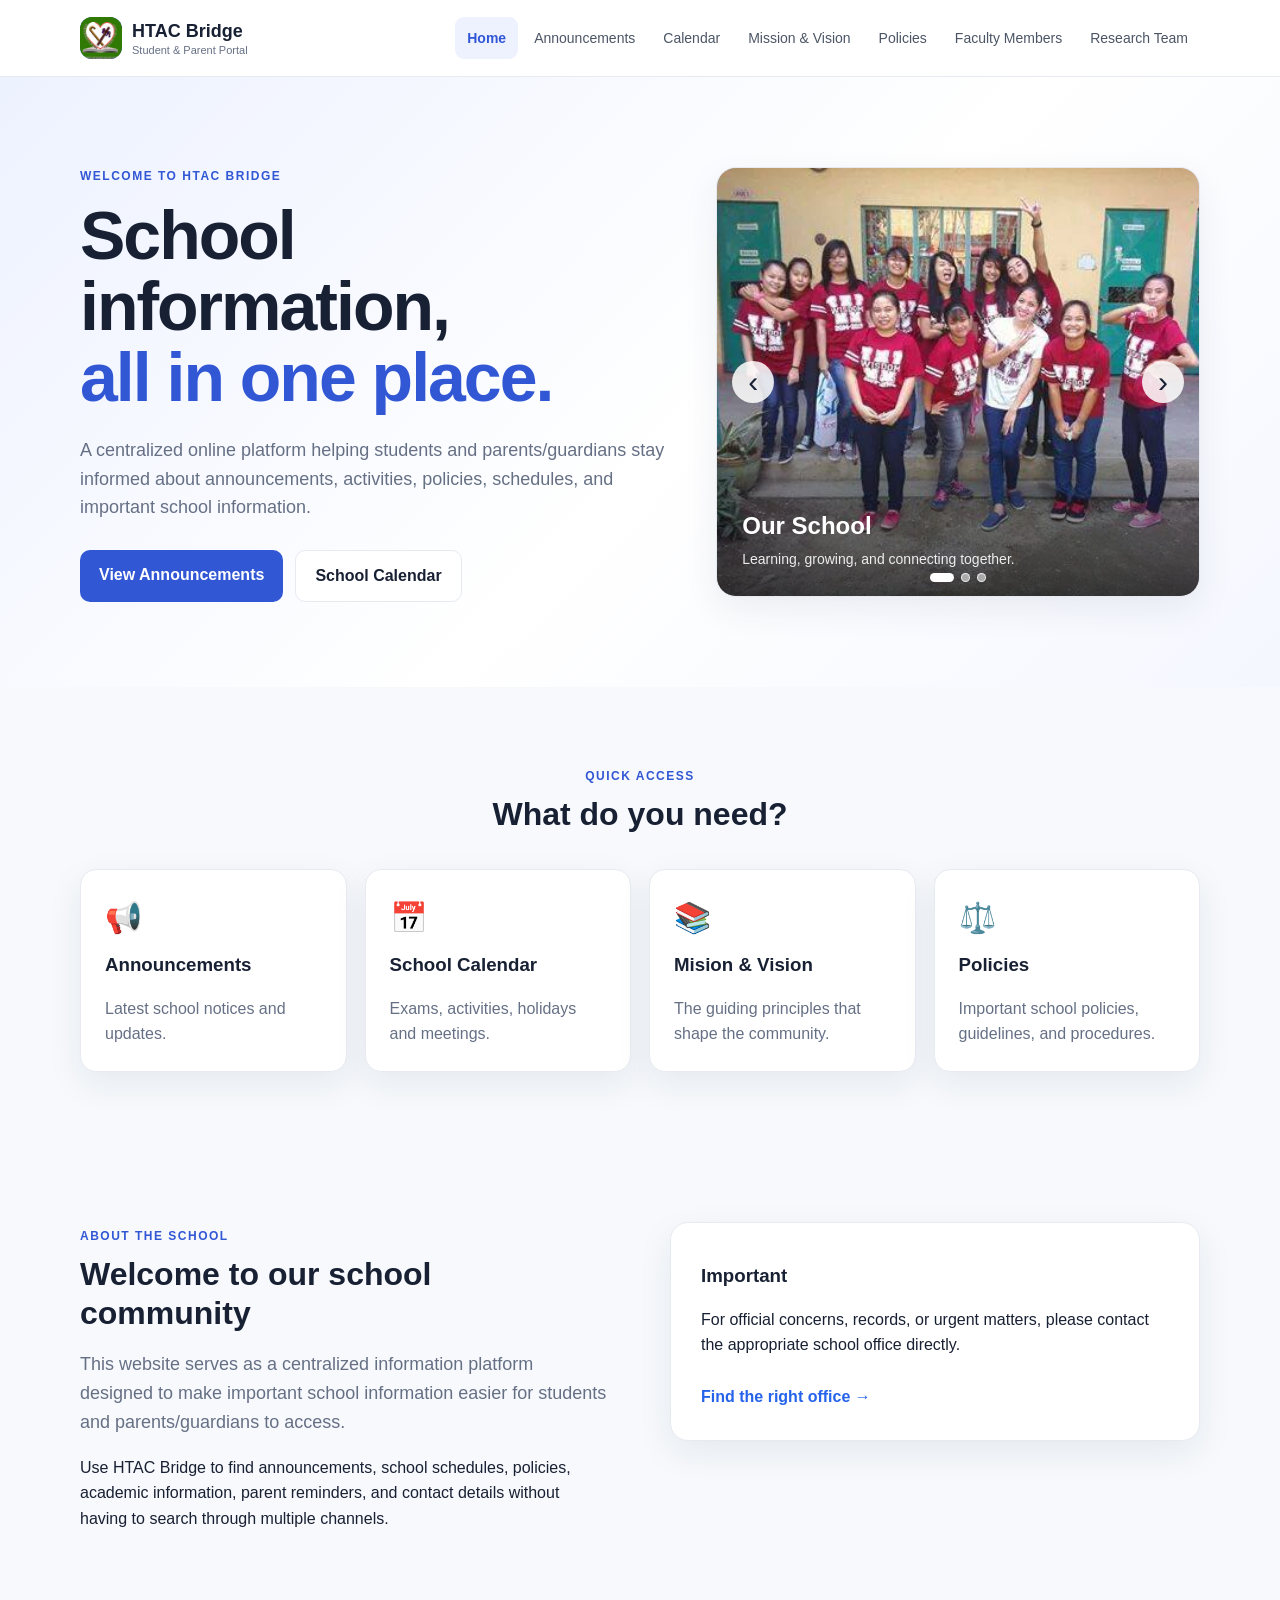
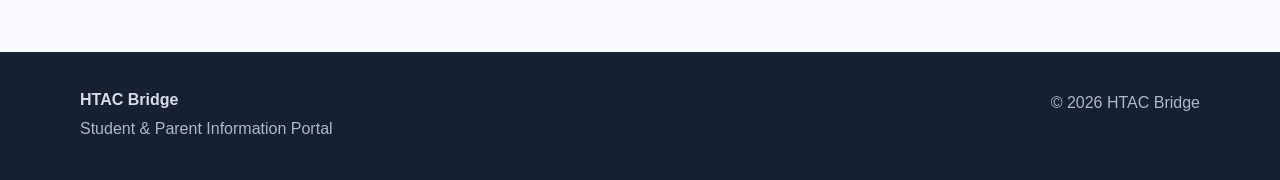
<file: index.html>
<!DOCTYPE html>
<html lang="en">

<head>
    <meta charset="UTF-8">
    <meta name="viewport" content="width=device-width, initial-scale=1.0">
    <title>HTAC Bridge | Student & Parent Portal</title>
    <link rel="icon" type="image/png" href="data/logo.jpg">
    <link rel="stylesheet" href="css/style.css">
</head>

<body>
    <!-- ========================================= -->
    <!-- HEADER / NAVIGATION -->
    <!-- ========================================= -->
    <header class="site-header">
        <div class="container nav-wrap">
            <!-- LOGO / BRAND -->
            <a class="brand" href="index.html">
                <span class="brand-mark">
                    <img src="data/logo.jpg" alt="HTAC Bridge Logo" class="brand-mark">
                </span>
                <span>
                    <strong>HTAC Bridge</strong>
                    <small>Student &amp; Parent Portal</small>
                </span>
            </a>

            <!-- MOBILE MENU BUTTON -->
            <button class="menu-toggle"  type="button" onclick="toggleMenu()">
                ☰
            </button>


	<!-- Navigation -->

        <nav id="mainNav">

            <a class="active" href="index.html">
                Home
            </a>

            <a href="announcements.html">
                Announcements
            </a>

            <a href="calendar.html">
                Calendar
            </a>

            <a href="mission&vision.html">
                Mission & Vision
            </a>

            <a href="policies.html">
                Policies
            </a>

            <a href="faculty.html">
                Faculty Members
            </a>

            <a href="about.html">
                Research Team
            </a>

        </nav>

        </div>

    </header>



    <!-- ========================================= -->
    <!-- MAIN CONTENT -->
    <!-- ========================================= -->

    <main>


        <!-- ========================================= -->
        <!-- HERO SECTION -->
        <!-- ========================================= -->

        <section class="hero">

            <div class="container hero-grid">


                <!-- HERO TEXT -->
                <div class="hero-content">

                    <span class="eyebrow">
                        WELCOME TO HTAC BRIDGE
                    </span>

                    <h1>
                        School information,
                        <br>
                        <span>all in one place.</span>
                    </h1>

                    <p>
                        A centralized online platform helping students
                        and parents/guardians stay informed about announcements,
                        activities, policies, schedules,
                        and important school information.
                    </p>


                    <!-- HERO BUTTONS -->
                    <div class="hero-actions">

                        <a class="btn btn-primary"
                           href="announcements.html">
                            View Announcements
                        </a>

                        <a class="btn btn-light"
                           href="calendar.html">
                            School Calendar
                        </a>

                    </div>

                </div>



                <!-- ========================================= -->
                <!-- SCHOOL PHOTO SLIDER -->
                <!-- ========================================= -->
                <div class="school-slider">
                    <!-- SLIDE 1 -->
                    <div class="school-slide active">
                        <img src="data/school1.jpg" alt="HTAC School">
                        <div class="school-caption">
                            <strong>
                                Our School
                            </strong>
                            <span>
                                Learning, growing, and connecting together.
                            </span>
                        </div>
                    </div>

                    <!-- SLIDE 2 -->
                    <div class="school-slide">
                        <img src="data/school2.jpg" alt="HTAC School Campus">
                        <div class="school-caption">
                            <strong>
                                Our Campus
                            </strong>
                            <span>
                                A place where students learn and grow.
                            </span>
                        </div>
                    </div>

                    <!-- SLIDE 3 -->
                    <div class="school-slide">
                        <img src="data/school3.jpg" alt="HTAC School Community">
                        <div class="school-caption">
                            <strong>
                                School Community
                            </strong>
                            <span>
                                Building meaningful connections together.
                            </span>
                        </div>
                    </div>

                    <!-- PREVIOUS BUTTON -->
                    <button class="slider-prev"
                            type="button"
                            onclick="changeSlide(-1)"
                            aria-label="Previous slide">
                        ‹
                    </button>

                    <!-- NEXT BUTTON -->
                    <button class="slider-next"
                            type="button"
                            onclick="changeSlide(1)"
                            aria-label="Next slide">
                        ›
                    </button>



                    <!-- SLIDER DOTS -->
                    <div class="slider-dots">

                        <span class="slider-dot active"
                              onclick="showSlide(0)">
                        </span>

                        <span class="slider-dot"
                              onclick="showSlide(1)">
                        </span>

                        <span class="slider-dot"
                              onclick="showSlide(2)">
                        </span>

                    </div>

                </div>

            </div>

        </section>



        <!-- ========================================= -->
        <!-- QUICK ACCESS SECTION -->
        <!-- ========================================= -->

        <section class="quick-section">

            <div class="container">


                <!-- SECTION HEADING -->
                <div class="section-heading">

                    <span class="eyebrow">
                        QUICK ACCESS
                    </span>

                    <h2>
                        What do you need?
                    </h2>

                </div>



                <!-- QUICK ACCESS CARDS -->
                <div class="quick-grid">


                    <!-- ANNOUNCEMENTS -->
                    <a class="quick-card"
                       href="announcements.html">

                        <span>
                            📢
                        </span>

                        <h3>
                            Announcements
                        </h3>

                        <p>
                            Latest school notices and updates.
                        </p>

                    </a>



                    <!-- CALENDAR -->
                    <a class="quick-card"
                       href="calendar.html">

                        <span>
                            📅
                        </span>

                        <h3>
                            School Calendar
                        </h3>

                        <p>
                            Exams, activities, holidays and meetings.
                        </p>

                    </a>



                    <!-- STUDENT RESOURCES -->
                    <a class="quick-card"
                       href="mission&vision.html">

                        <span>
                            📚
                        </span>

                        <h3>
                            Mision & Vision
                        </h3>

                        <p>
                            The guiding principles that shape the community.
                        </p>

                    </a>



                    <!-- POLICIES CORNER -->
                    <a class="quick-card"
                       href="policies.html">

                        <span>
                            ⚖️
                        </span>

                        <h3>
                            Policies
                        </h3>

                        <p>
                            Important school policies, guidelines, and procedures.
                        </p>

                    </a>

                </div>

            </div>

        </section>



        <!-- ========================================= -->
        <!-- ABOUT THE SCHOOL SECTION -->
        <!-- ========================================= -->

        <section class="content-section">

            <div class="container two-column">


                <!-- ABOUT TEXT -->
                <div>

                    <span class="eyebrow">
                        ABOUT THE SCHOOL
                    </span>

                    <h2>
                        Welcome to our school community
                    </h2>

                    <p class="lead">
                        This website serves as a centralized information
                        platform designed to make important school
                        information easier for students and parents/guardians
                        to access.
                    </p>

                    <p>
                        Use HTAC Bridge to find announcements, school
                        schedules, policies, academic
                        information, parent reminders, and contact
                        details without having to search through
                        multiple channels.
                    </p>

                </div>



                <!-- IMPORTANT INFORMATION -->
                <div class="info-panel">
                    <h3>
                        Important
                    </h3>
                    <p>
                        For official concerns, records, or urgent matters,
                        please contact the appropriate school office
                        directly.
                    </p>

                    <a class="text-link" href="faculty.html">
                        Find the right office →
                    </a>

                </div>

            </div>

        </section>

    </main>



    <!-- ========================================= -->
    <!-- FOOTER -->
    <!-- ========================================= -->

    <footer class="site-footer">

        <div class="container footer-grid">


            <!-- FOOTER BRAND -->
            <div>

                <strong>
                    HTAC Bridge
                </strong>

                <p>
                    Student &amp; Parent Information Portal
                </p>

            </div>



            <!-- COPYRIGHT -->
            <div>

                <p>
                    © 2026 HTAC Bridge
                </p>

            </div>

        </div>

    </footer>



    <!-- ========================================= -->
    <!-- JAVASCRIPT -->
    <!-- ========================================= -->

    <script src="js/shared-data.js"></script>
</body>

</html>
</file>
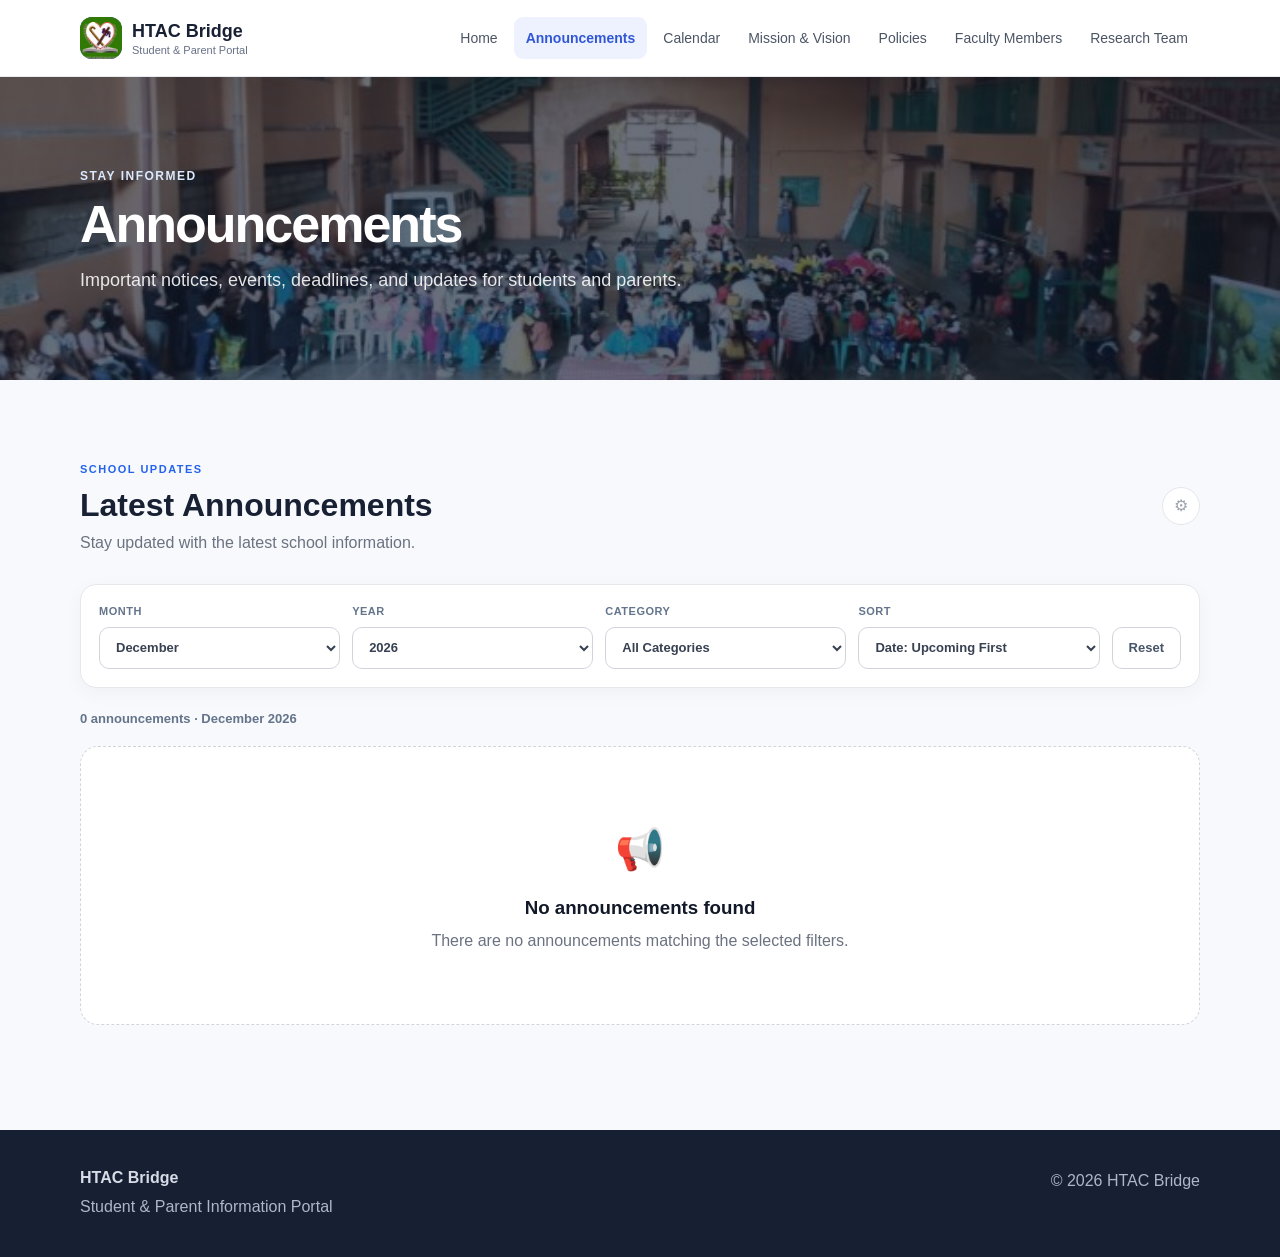
<file: announcements.html>
<!DOCTYPE html>
<html lang="en">

<head>
    <meta charset="UTF-8">
    <meta name="viewport" content="width=device-width, initial-scale=1.0">

    <title>Announcements | HTAC Bridge</title>

    <link rel="icon" type="image/png" href="data/logo.jpg">

    <link rel="stylesheet" href="css/style.css">
</head>

<body>

    <!-- =========================================================
         HEADER / NAVIGATION
    ========================================================== -->

    <header class="site-header">

        <div class="container nav-wrap">

            <!-- BRAND -->
            <a class="brand" href="index.html">

                <span class="brand-mark">
                    <img src="data/logo.jpg" class="brand-mark" alt="HTAC Bridge">
                </span>

                <span>
                    <strong>HTAC Bridge</strong>
                    <small>Student & Parent Portal</small>
                </span>

            </a>


            <!-- MOBILE MENU -->
            <button class="menu-toggle"
                    type="button"
                    onclick="toggleMenu()"
                    aria-label="Open navigation">

                ☰

            </button>


            <!-- NAVIGATION -->
            <nav id="mainNav">

                <a href="index.html">
                    Home
                </a>

                <a class="active" href="announcements.html">
                    Announcements
                </a>

                <a href="calendar.html">
                    Calendar
                </a>

                <a href="mission&vision.html">
                    Mission & Vision
                </a>

                <a href="policies.html">
                    Policies
                </a>

                <a href="faculty.html">
                    Faculty Members
                </a>

                <a href="About.html">
                    Research Team
                </a>

            </nav>

        </div>

    </header>



    <!-- =========================================================
         MAIN CONTENT
    ========================================================== -->

    <main>

        <!-- PAGE HERO -->
        <section class="page-hero">

            <div class="container">

                <span class="eyebrow">
                    STAY INFORMED
                </span>

                <h1>
                    Announcements
                </h1>

                <p>
                    Important notices, events, deadlines, and updates
                    for students and parents.
                </p>

            </div>

        </section>



        <!-- =====================================================
             ANNOUNCEMENTS
        ====================================================== -->

        <section class="content-section">

            <div class="container">

                <!-- =================================================
                     ANNOUNCEMENT HEADER
                ================================================== -->

                <div class="announcement-header">

                    <div>
                        <span class="announcement-kicker">
                            SCHOOL UPDATES
                        </span>

                        <h2>
                            Latest Announcements
                        </h2>

                        <p>
                            Stay updated with the latest school information.
                        </p>
                    </div>


                    <!--
                        SMALL HIDDEN-STYLE ADMIN BUTTON

                        This button is intentionally subtle.
                    -->

                    <button id="adminButton"
                            class="announcement-admin-button"
                            type="button"
                            title="Announcement Management"
                            aria-label="Announcement Management">

                        ⚙

                    </button>

                </div>



                <!-- =================================================
                     CATEGORY FILTERS
                ================================================== -->

<!-- =========================================================
     ANNOUNCEMENT FILTER / SORT TOOLBAR
========================================================== -->

<div class="announcement-filter-toolbar">

    <!-- MONTH -->

    <div class="announcement-filter-group">

        <label for="announcementMonth">
            Month
        </label>

        <select id="announcementMonth">
            <option value="all">
                All Months
            </option>

            <option value="0">January</option>
            <option value="1">February</option>
            <option value="2">March</option>
            <option value="3">April</option>
            <option value="4">May</option>
            <option value="5">June</option>
            <option value="6">July</option>
            <option value="7">August</option>
            <option value="8">September</option>
            <option value="9">October</option>
            <option value="10">November</option>
            <option value="11">December</option>
        </select>

    </div>


    <!-- YEAR -->

    <div class="announcement-filter-group">

        <label for="announcementYear">
            Year
        </label>

        <select id="announcementYear">
            <option value="all">
                All Years
            </option>
        </select>

    </div>


    <!-- CATEGORY -->

    <div class="announcement-filter-group">

        <label for="announcementCategoryFilter">
            Category
        </label>

        <select id="announcementCategoryFilter">

            <option value="All">
                All Categories
            </option>

            <option value="Students">
                Students
            </option>

            <option value="Parents">
                Parents
            </option>

            <option value="Events">
                Events
            </option>

            <option value="Deadlines">
                Deadlines
            </option>

        </select>

    </div>


    <!-- SORT -->

    <div class="announcement-filter-group">

        <label for="announcementSort">
            Sort
        </label>

        <select id="announcementSort">

            <option value="date-asc">
                Date: Upcoming First
            </option>

            <option value="date-desc">
                Date: Latest First
            </option>

            <option value="title-asc">
                Title: A–Z
            </option>

            <option value="title-desc">
                Title: Z–A
            </option>

        </select>

    </div>


    <!-- RESET -->

    <button id="resetAnnouncementFilters"
            class="announcement-filter-reset"
            type="button">

        Reset

    </button>

</div>



                <!-- =================================================
                     ANNOUNCEMENT COUNT
                ================================================== -->

                <div class="announcement-summary">

                    <span id="announcementCount">
                        0 announcements
                    </span>

                </div>



                <!-- =================================================
                     ANNOUNCEMENT LIST
                ================================================== -->

                <div id="announcementList"
                     class="announcement-list">

                    <!--
                        Announcements are generated by
                        announcements.js
                    -->

                </div>

            </div>

        </section>

    </main>



    <!-- =========================================================
         ADMIN LOGIN MODAL
    ========================================================== -->

    <div id="adminLoginModal"
         class="announcement-modal"
         aria-hidden="true">

        <div class="announcement-modal-overlay"></div>

        <div class="announcement-modal-box small-modal">

            <button id="closeAdminLogin"
                    class="modal-close"
                    type="button"
                    aria-label="Close">

                ×

            </button>

            <div class="modal-icon">
                🔐
            </div>

            <h2>
                Announcement Management
            </h2>

            <p>
                Enter the administrator PIN to manage announcements.
            </p>

            <form id="adminLoginForm">

                <div class="form-group">

                    <label for="adminPin">
                        Admin PIN
                    </label>

                    <input type="password"
                           id="adminPin"
                           maxlength="20"
                           autocomplete="off"
                           placeholder="Enter PIN"
                           required>

                </div>

                <p id="loginError"
                   class="login-error">
                </p>

                <button type="submit"
                        class="primary-button">

                    Unlock Management

                </button>

            </form>

        </div>

    </div>



    <!-- =========================================================
         ADMIN MANAGEMENT MODAL
    ========================================================== -->

    <div id="adminModal"
         class="announcement-modal"
         aria-hidden="true">

        <div class="announcement-modal-overlay"></div>

        <div class="announcement-modal-box">

            <button id="closeAdminModal"
                    class="modal-close"
                    type="button"
                    aria-label="Close">

                ×

            </button>


            <div class="modal-header">

                <div>

                    <span class="announcement-kicker">
                        ADMINISTRATION
                    </span>

                    <h2>
                        Manage Announcements
                    </h2>

                    <p>
                        Add, edit, or remove announcements.
                    </p>

                </div>

            </div>



            <!-- ADMIN ACTION -->

            <div class="admin-toolbar">

                <button id="addAnnouncementButton"
                        class="primary-button"
                        type="button">

                    + Add Announcement

                </button>

                <button id="logoutAdminButton"
                        class="secondary-button"
                        type="button">

                    Lock

                </button>

            </div>



            <!-- ADMIN ANNOUNCEMENT LIST -->

            <div id="adminAnnouncementList"
                 class="admin-announcement-list">

            </div>

        </div>

    </div>



    <!-- =========================================================
         ADD / EDIT ANNOUNCEMENT MODAL
    ========================================================== -->

    <div id="announcementFormModal"
         class="announcement-modal"
         aria-hidden="true">

        <div class="announcement-modal-overlay"></div>

        <div class="announcement-modal-box">

            <button id="closeAnnouncementForm"
                    class="modal-close"
                    type="button"
                    aria-label="Close">

                ×

            </button>


            <div class="modal-header">

                <span class="announcement-kicker">
                    ANNOUNCEMENT
                </span>

                <h2 id="announcementFormTitle">
                    Add Announcement
                </h2>

                <p>
                    Fill in the information below.
                </p>

            </div>



            <!-- FORM -->

            <form id="announcementForm">

                <input type="hidden"
                       id="announcementId">


                <!-- TITLE -->

                <div class="form-group">

                    <label for="announcementTitle">
                        Title
                    </label>

                    <input type="text"
                           id="announcementTitle"
                           maxlength="100"
                           placeholder="e.g. Parent-Teacher Meeting"
                           required>

                </div>


                <!-- DATE -->

                <div class="form-row">

                    <div class="form-group">

                        <label for="announcementDate">
                            Date
                        </label>

                        <input type="date"
                               id="announcementDate"
                               required>

                    </div>


                    <!-- CATEGORY -->

                    <div class="form-group">

                        <label for="announcementCategory">
                            Category
                        </label>

                        <select id="announcementCategory"
                                required>

                            <option value="Students">
                                Students
                            </option>

                            <option value="Parents">
                                Parents
                            </option>

                            <option value="Events">
                                Events
                            </option>

                            <option value="Deadlines">
                                Deadlines
                            </option>

                        </select>

                    </div>

                </div>


                <!-- DESCRIPTION -->

                <div class="form-group">

                    <label for="announcementText">
                        Announcement
                    </label>

                    <textarea id="announcementText"
                              rows="6"
                              maxlength="500"
                              placeholder="Write the announcement details here..."
                              required></textarea>

                </div>


                <!-- FORM BUTTONS -->

                <div class="form-actions">

                    <button type="button"
                            id="cancelAnnouncementForm"
                            class="secondary-button">

                        Cancel

                    </button>

                    <button type="submit"
                            class="primary-button">

                        Save Announcement

                    </button>

                </div>

            </form>

        </div>

    </div>



    <!-- =========================================================
         DELETE CONFIRMATION
    ========================================================== -->

    <div id="deleteModal"
         class="announcement-modal"
         aria-hidden="true">

        <div class="announcement-modal-overlay"></div>

        <div class="announcement-modal-box small-modal">

            <button id="closeDeleteModal"
                    class="modal-close"
                    type="button"
                    aria-label="Close">

                ×

            </button>

            <div class="delete-icon">
                🗑️
            </div>

            <h2>
                Delete Announcement?
            </h2>

            <p id="deleteMessage">
                Are you sure you want to delete this announcement?
            </p>

            <div class="form-actions">

                <button id="cancelDelete"
                        type="button"
                        class="secondary-button">

                    Cancel

                </button>

                <button id="confirmDelete"
                        type="button"
                        class="danger-button">

                    Delete

                </button>

            </div>

        </div>

    </div>



    <!-- =========================================================
         FOOTER
    ========================================================== -->

    <footer class="site-footer">

        <div class="container footer-grid">

            <div>

                <strong>
                    HTAC Bridge
                </strong>

                <p>
                    Student & Parent Information Portal
                </p>

            </div>


            <div>

                <p>
                    © 2026 HTAC Bridge
                </p>

            </div>

        </div>

    </footer>



    <!-- =========================================================
         JAVASCRIPT
    ========================================================== -->

    <script src="js/shared-data.js"></script>
</body>

</html>
</file>
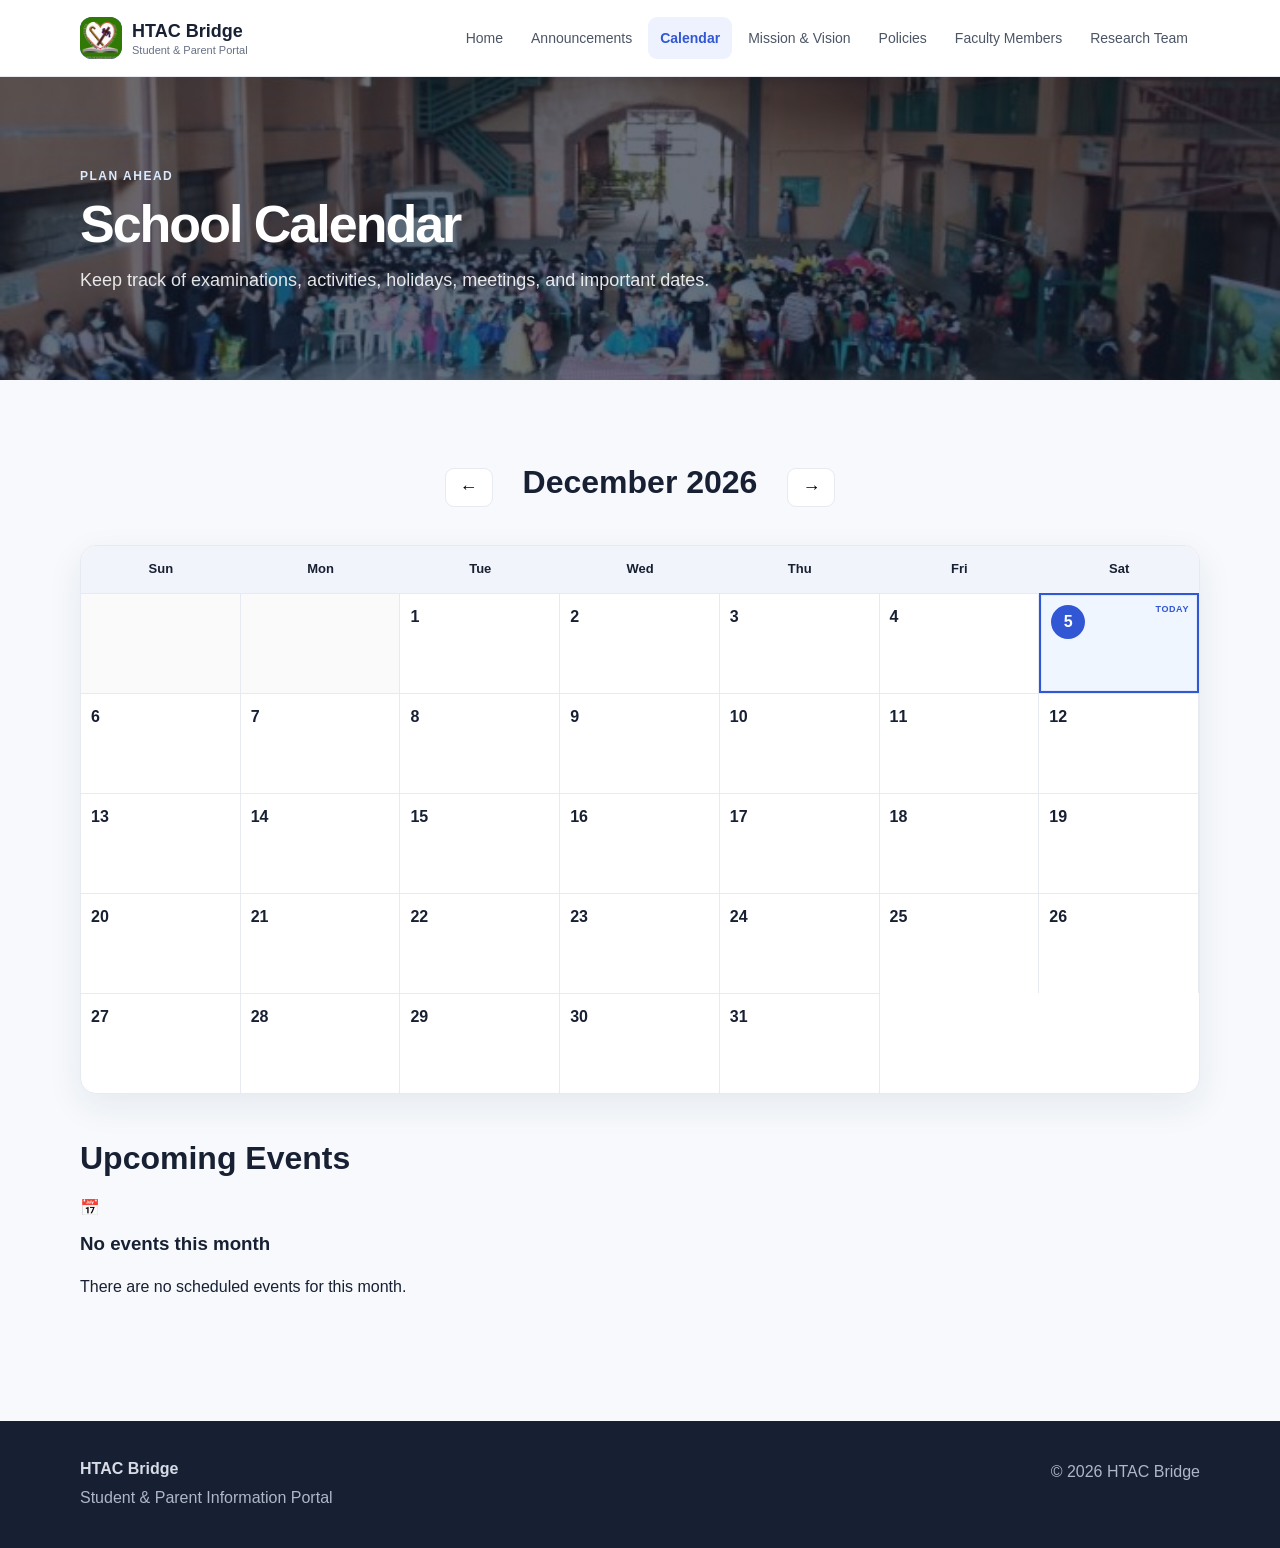
<file: calendar.html>
<!DOCTYPE html>
<html lang="en">

<head>
    <meta charset="UTF-8">
    <meta name="viewport" content="width=device-width, initial-scale=1.0">
    <title>School Calendar | HTAC Bridge</title>
    <link rel="icon" type="image/png" href="data/logo.jpg">
    <link rel="stylesheet" href="css/style.css">
</head>

<body>
    <!-- ============================= -->
    <!-- HEADER / NAVIGATION -->
    <!-- ============================= -->
    <header class="site-header">
        <div class="container nav-wrap">
            <!-- Logo / Brand -->
            <a class="brand" href="index.html">
                <span class="brand-mark">
                    <img src="data/logo.jpg" class="brand-mark" />
                </span>
                <span>
                    <strong>HTAC Bridge</strong>
                    <small>Student & Parent Portal</small>
                </span>
            </a>

            <!-- Mobile Menu Button -->
            <button class="menu-toggle" onclick="toggleMenu()">
                ☰
            </button>

            <!-- Navigation -->
            <nav id="mainNav">
                <a href="index.html">
                    Home
                </a>
                <a href="announcements.html">
                    Announcements
                </a>
                <a class="active" href="calendar.html">
                    Calendar
                </a>
                <a href="mission&vision.html">
                    Mission & Vision
                </a>
                <a href="policies.html">
                    Policies
                </a>
                <a href="faculty.html">
                    Faculty Members
                </a>
                <a href="about.html">
                    Research Team
                </a>
            </nav>
        </div>
    </header>



    <!-- ============================= -->
    <!-- MAIN CONTENT -->
    <!-- ============================= -->

    <main>
        <!-- ============================= -->
        <!-- PAGE HERO -->
        <!-- ============================= -->
        <section class="page-hero">
            <div class="container">
                <span class="eyebrow">
                    PLAN AHEAD
                </span>
                <h1>
                    School Calendar
                </h1>
                <p>
                    Keep track of examinations, activities, holidays,
                    meetings, and important dates.
                </p>
            </div>
        </section>

        <!-- ============================= -->
        <!-- CALENDAR SECTION -->
        <!-- ============================= -->
        <section class="content-section">
            <div class="container">

                <!-- Calendar Navigation -->
                <div class="calendar-toolbar">
                    <button id="prevMonth">
                        ←
                    </button>
                    <h2 id="monthTitle">
                    </h2>
                    <button id="nextMonth">
                        →
                    </button>
                </div>

                <!-- Calendar -->
                <div id="calendar"
                     class="calendar">
                    <!--Calendar days are generated dynamically using calendar.js-->
                </div>

                <!-- ============================= -->
                <!-- UPCOMING EVENTS -->
                <!-- ============================= -->
                <div class="event-list">
                    <h2>
                        Upcoming Events
                    </h2>
                    <div id="eventList">
                        <!--Upcoming events are loaded dynamically using calendar.js-->
                    </div>
                </div>
            </div>
        </section>
    </main>

    <!-- ============================= -->
    <!-- FOOTER -->
    <!-- ============================= -->
    <footer class="site-footer">
        <div class="container footer-grid">
            <!-- Footer Brand -->
            <div>
                <strong>
                    HTAC Bridge
                </strong>
                <p>
                    Student & Parent Information Portal
                </p>
            </div>
            <!-- Copyright -->
            <div>
                <p>
                    © 2026 HTAC Bridge
                </p>
            </div>
        </div>
    </footer>

    <!-- ============================= -->
    <!-- JAVASCRIPT -->
    <!-- ============================= -->
    <script src="js/shared-data.js"></script>
</body>

</html>
</file>
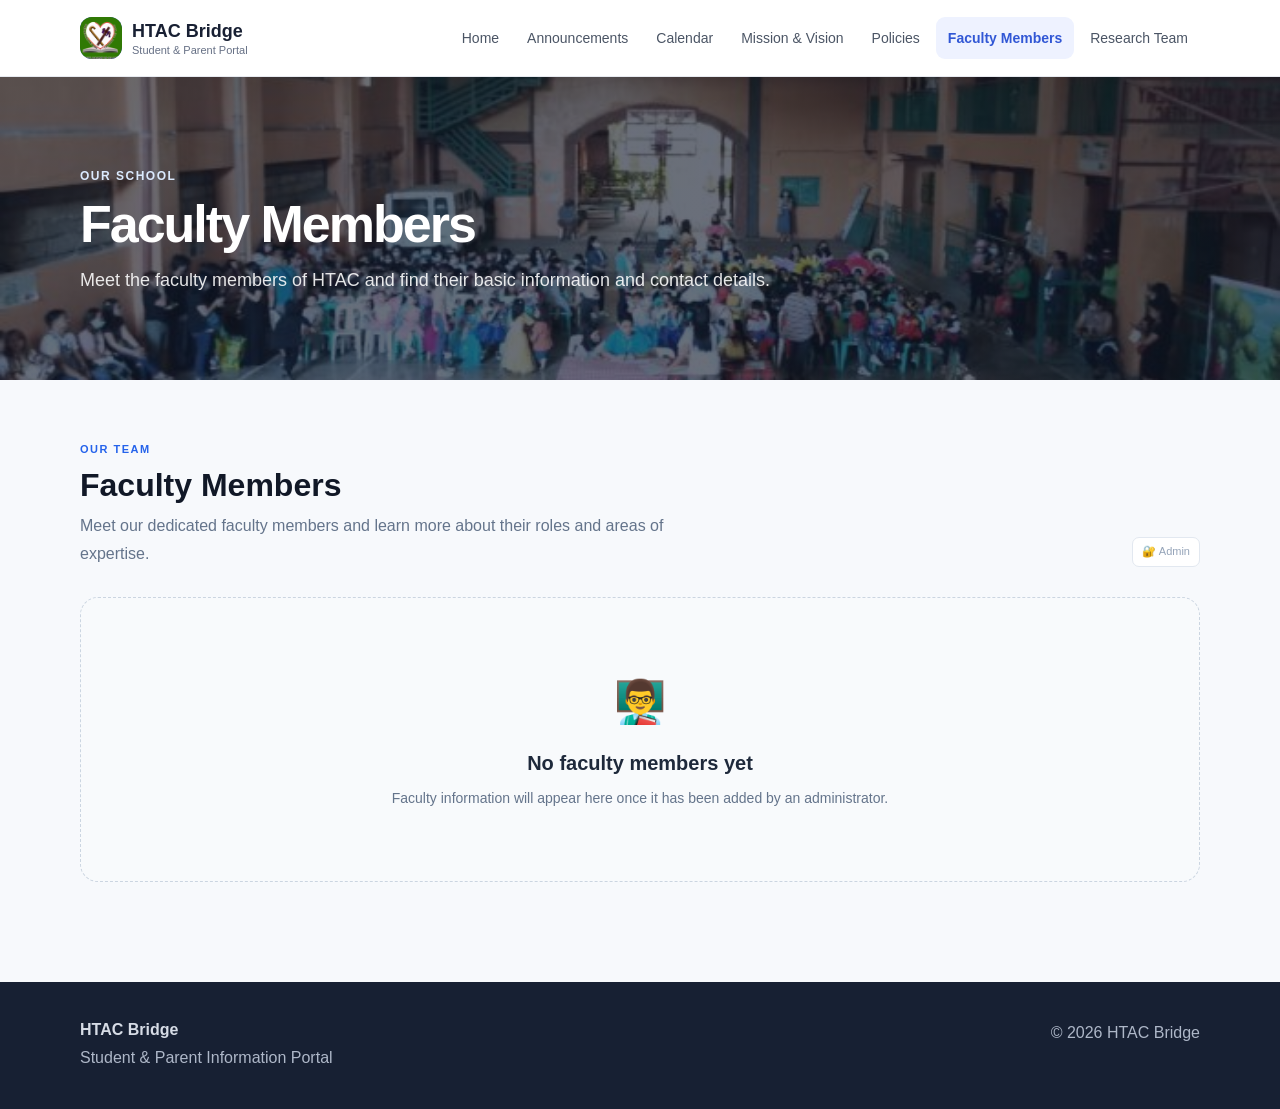
<file: faculty.html>
<!DOCTYPE html>

<html lang="en">

<head>


<meta charset="UTF-8">
<meta name="viewport" content="width=device-width, initial-scale=1.0">

<title>Faculty Members | HTAC Bridge</title>
<link rel="icon" type="image/png" href="data/logo.jpg">

<link rel="stylesheet" href="css/style.css">


</head>

<body>

<!-- =========================================================
     HEADER / NAVIGATION
========================================================== -->

<header class="site-header">

    <div class="container nav-wrap">

        <!-- BRAND -->
        <a class="brand" href="index.html">

            <span class="brand-mark">

                <img src="data/logo.jpg"
                     alt="HTAC Bridge Logo"
                     class="brand-mark">

            </span>

            <span>

                <strong>HTAC Bridge</strong>

                <small>
                    Student & Parent Portal
                </small>

            </span>

        </a>


        <!-- MOBILE MENU BUTTON -->
        <button class="menu-toggle"
                onclick="toggleMenu()"
                aria-label="Toggle navigation">

            ☰

        </button>


        <!-- NAVIGATION -->
        <nav id="mainNav">

            <a href="index.html">
                Home
            </a>

            <a href="announcements.html">
                Announcements
            </a>

            <a href="calendar.html">
                Calendar
            </a>

            <a href="mission&vision.html">
                Mission & Vision
            </a>

            <a href="policies.html">
                Policies
            </a>

            <a class="active"
               href="faculty.html">
                Faculty Members
            </a>

            <a href="about.html">
                Research Team
            </a>

        </nav>

    </div>

</header>



<!-- =========================================================
     MAIN CONTENT
========================================================== -->

<main>


    <!-- =====================================================
         PAGE HERO
    ====================================================== -->

    <section class="page-hero">

        <div class="container">

            <span class="eyebrow">
                OUR SCHOOL
            </span>

            <h1>
                Faculty Members
            </h1>

            <p>
                Meet the faculty members of HTAC and find
                their basic information and contact details.
            </p>

        </div>

    </section>



    <!-- =====================================================
         FACULTY DIRECTORY
    ====================================================== -->

    <section class="content-section faculty-page">

        <div class="container">


            <!-- FACULTY HEADING -->
            <div class="faculty-heading">

                <div>

                    <span class="announcement-kicker">
                        OUR TEAM
                    </span>

                    <h2>
                        Faculty Members
                    </h2>

                    <p>
                        Meet our dedicated faculty members and
                        learn more about their roles and areas
                        of expertise.
                    </p>

                </div>


                <!-- ADMIN BUTTON -->
                <div class="faculty-admin-area">

                    <button type="button"
                            class="admin-button"
                            id="facultyAdminButton"
                            title="Faculty Administration"
                            aria-label="Faculty Administration">

                        🔐 Admin

                    </button>

                </div>

            </div>



            <!-- =================================================
                 ADMIN PANEL
            ================================================== -->

            <div id="facultyAdminPanel"
                 class="faculty-admin-panel"
                 style="display: none;">

                <div class="faculty-admin-header">

                    <div>

                        <strong>
                            Faculty Management
                        </strong>

                        <span>
                            Add, edit, or remove faculty members.
                        </span>

                    </div>


                    <button type="button"
                            class="primary-button"
                            id="addFacultyButton">

                        + Add Faculty

                    </button>

                </div>

            </div>



            <!-- =================================================
                 FACULTY LIST
            ================================================== -->

            <div id="facultyList"
                 class="faculty-grid">

                <!-- Faculty cards generated by JavaScript -->

            </div>



            <!-- =================================================
                 EMPTY STATE
            ================================================== -->

            <div id="facultyEmptyState"
                 class="faculty-empty"
                 style="display: none;">

                <div class="faculty-empty-icon">
                    👨‍🏫
                </div>

                <h3>
                    No faculty members yet
                </h3>

                <p>
                    Faculty information will appear here once
                    it has been added by an administrator.
                </p>

            </div>

        </div>

    </section>

</main>



<!-- =========================================================
     FACULTY MANAGEMENT MODAL
========================================================== -->

<div id="facultyModal"
     class="faculty-modal"
     aria-hidden="true">


    <!-- MODAL OVERLAY -->
    <div class="faculty-modal-overlay"
         id="facultyModalOverlay">
    </div>


    <!-- MODAL BOX -->
    <div class="faculty-modal-box">


        <!-- MODAL HEADER -->
        <div class="faculty-modal-header">

            <div>

                <span class="eyebrow">
                    FACULTY MANAGEMENT
                </span>

                <h2 id="facultyModalTitle">
                    Add Faculty Member
                </h2>

            </div>


            <button type="button"
                    class="faculty-modal-close"
                    id="closeFacultyModal">

                ×

            </button>

        </div>



        <!-- =================================================
             FACULTY FORM
        ================================================== -->

        <form id="facultyForm">


            <!-- HIDDEN FACULTY ID -->
            <input type="hidden"
                   id="facultyId">



            <!-- =================================================
                 PROFILE PHOTO
            ================================================== -->

            <div class="faculty-photo-upload">


                <!-- PHOTO PREVIEW -->
                <div class="faculty-photo-preview"
                     id="facultyPhotoPreview">

                    <span>
                        👤
                    </span>

                </div>


                <!-- PHOTO INPUT -->
                <div class="faculty-photo-input">

                    <label for="facultyPhoto">
                        Profile Picture
                    </label>

                    <input type="file"
                           id="facultyPhoto"
                           accept="image/*">

                    <small>
                        Recommended: square photo, JPG or PNG.
                    </small>

                </div>

            </div>



            <!-- =================================================
                 FULL NAME
            ================================================== -->

            <div class="faculty-form-group">

                <label for="facultyName">

                    Full Name

                    <span>
                        *
                    </span>

                </label>

                <input type="text"
                       id="facultyName"
                       placeholder="e.g. Juan Dela Cruz"
                       required>

            </div>



            <!-- =================================================
                 POSITION / DEPARTMENT
            ================================================== -->

            <div class="faculty-form-row">


                <!-- POSITION -->
                <div class="faculty-form-group">

                    <label for="facultyPosition">

                        Position

                        <span>
                            *
                        </span>

                    </label>

                    <input type="text"
                           id="facultyPosition"
                           placeholder="e.g. Senior High School Teacher"
                           required>

                </div>


                <!-- DEPARTMENT -->
                <div class="faculty-form-group">

                    <label for="facultyDepartment">
                        Department
                    </label>

                    <input type="text"
                           id="facultyDepartment"
                           placeholder="e.g. Mathematics">

                </div>

            </div>



            <!-- =================================================
                 EMAIL / CONTACT NUMBER
            ================================================== -->

            <div class="faculty-form-row">


                <!-- EMAIL -->
                <div class="faculty-form-group">

                    <label for="facultyEmail">
                        Email
                    </label>

                    <input type="email"
                           id="facultyEmail"
                           placeholder="teacher@example.com">

                </div>


                <!-- PHONE -->
                <div class="faculty-form-group">

                    <label for="facultyPhone">
                        Contact Number
                    </label>

                    <input type="text"
                           id="facultyPhone"
                           placeholder="09XX XXX XXXX">

                </div>

            </div>



            <!-- =================================================
                 BASIC INFORMATION
            ================================================== -->

            <div class="faculty-form-group">

                <label for="facultyInfo">
                    Basic Information
                </label>

                <textarea id="facultyInfo"
                          rows="4"
                          placeholder="Short introduction, educational background, subjects handled, etc."></textarea>

            </div>



            <!-- =================================================
                 FORM ACTIONS
            ================================================== -->

            <div class="faculty-form-actions">

                <button type="button"
                        class="secondary-button"
                        id="cancelFacultyButton">

                    Cancel

                </button>


                <button type="submit"
                        class="primary-button">

                    Save Faculty

                </button>

            </div>

        </form>

    </div>

</div>



<!-- =========================================================
     ADMIN PIN MODAL
========================================================== -->

<div id="facultyPinModal"
     class="faculty-modal"
     aria-hidden="true">


    <!-- PIN MODAL OVERLAY -->
    <div class="faculty-modal-overlay"
         id="facultyPinOverlay">
    </div>


    <!-- PIN MODAL BOX -->
    <div class="faculty-pin-box">


        <!-- LOCK ICON -->
        <div class="faculty-pin-icon">
            🔐
        </div>


        <!-- TITLE -->
        <h2>
            Administrator Access
        </h2>


        <!-- DESCRIPTION -->
        <p>
            Enter the administrator PIN to manage faculty
            information.
        </p>


        <!-- PIN INPUT -->
        <input type="password"
               id="facultyAdminPin"
               placeholder="Enter PIN"
               maxlength="20">


        <!-- ERROR MESSAGE -->
        <div id="facultyPinError"
             class="faculty-pin-error">
        </div>


        <!-- ACTION BUTTONS -->
        <div class="faculty-form-actions">

            <button type="button"
                    class="secondary-button"
                    id="cancelFacultyPin">

                Cancel

            </button>


            <button type="button"
                    class="primary-button"
                    id="unlockFaculty">

                Unlock

            </button>

        </div>

    </div>

</div>



<!-- =========================================================
     FOOTER
========================================================== -->

<footer class="site-footer">

    <div class="container footer-grid">


        <!-- FOOTER BRAND -->
        <div>

            <strong>
                HTAC Bridge
            </strong>

            <p>
                Student & Parent Information Portal
            </p>

        </div>


        <!-- COPYRIGHT -->
        <div>

            <p>
                © 2026 HTAC Bridge
            </p>

        </div>

    </div>

</footer>



<!-- =========================================================
     JAVASCRIPT
========================================================== -->


    <script src="js/shared-data.js"></script>
</body>

</html>
</file>
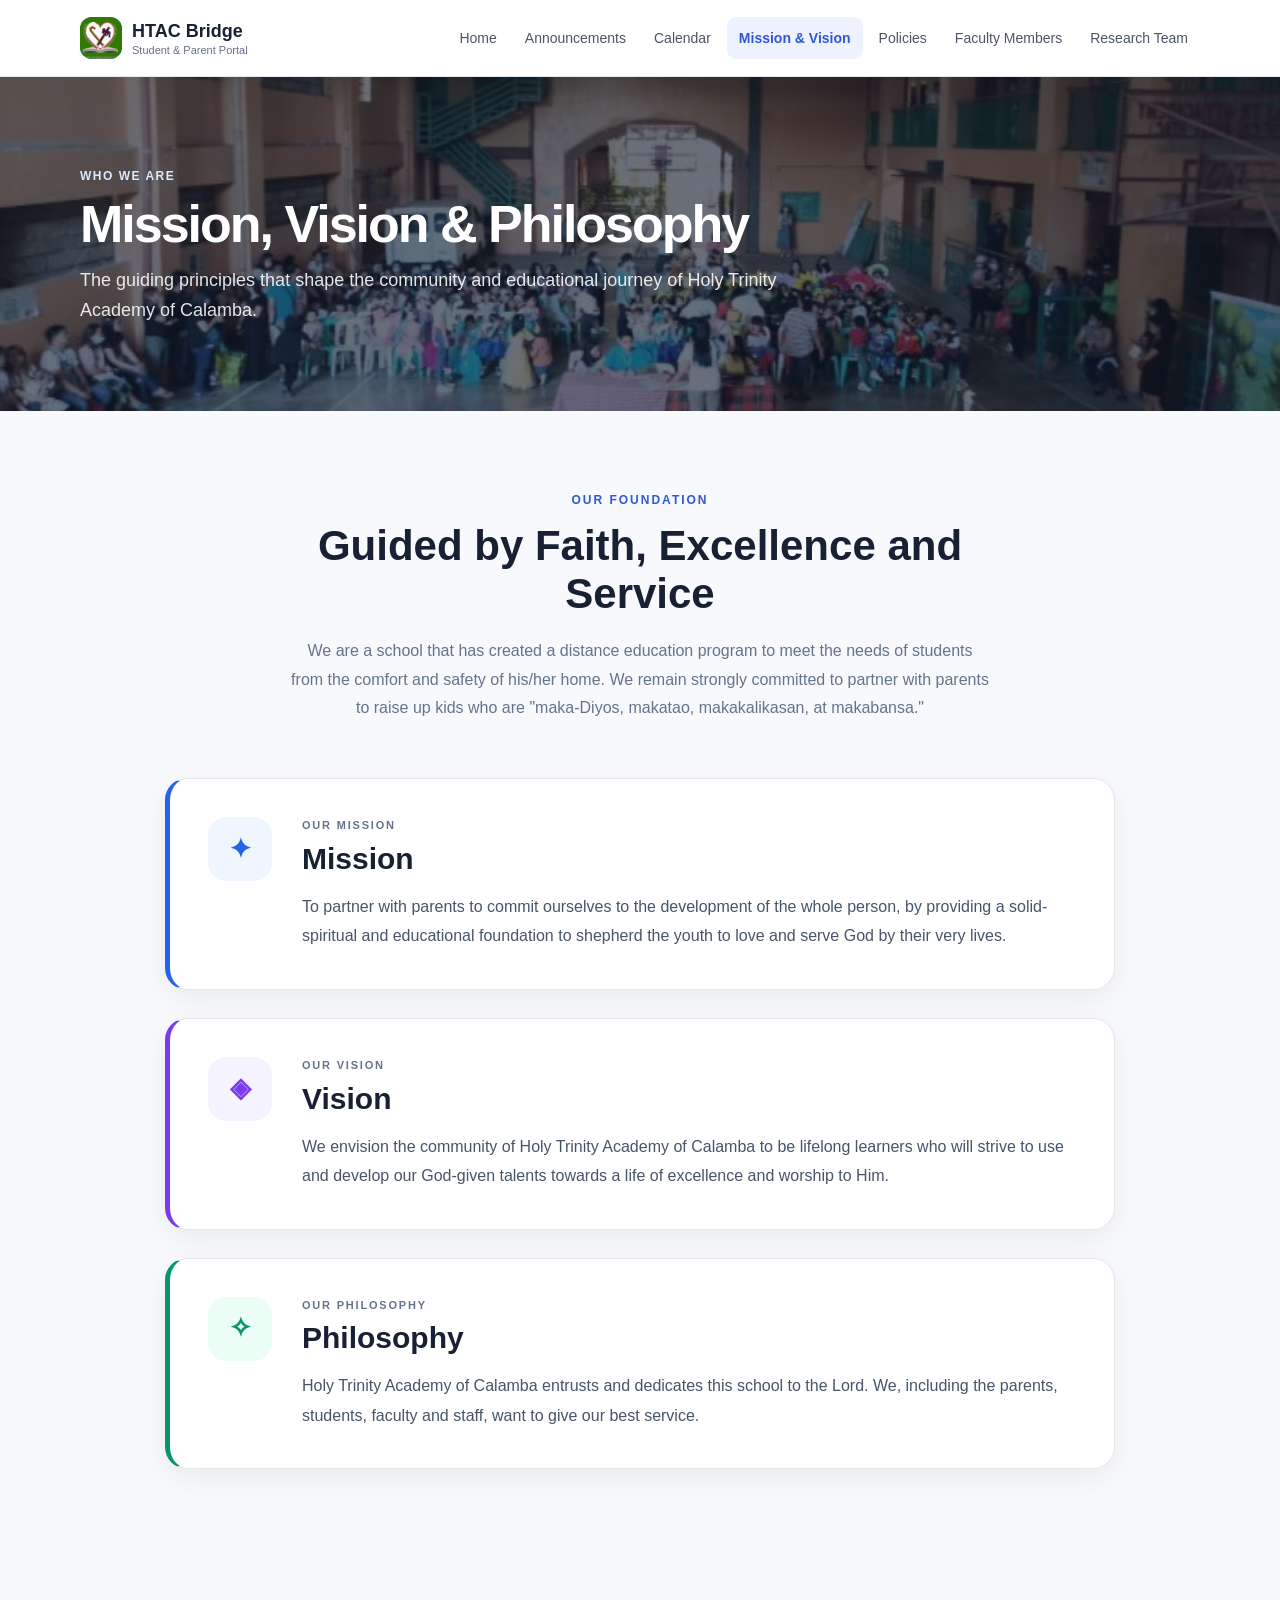
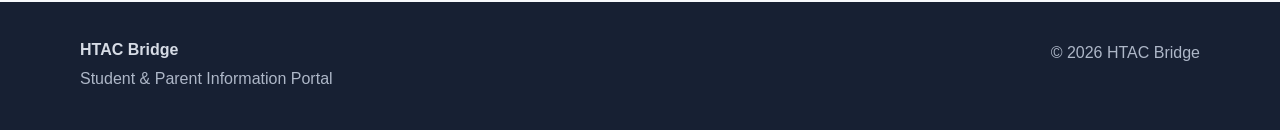
<file: mission&vision.html>
<!DOCTYPE html>

<html lang="en">

<head>
    <meta charset="UTF-8">
    <meta name="viewport" content="width=device-width, initial-scale=1.0">   
    <title>Mission, Vision & Philosophy | HTAC Bridge</title>
    <link rel="icon" type="image/png" href="data/logo.jpg">

    <link rel="stylesheet" href="css/style.css">
   

</head>

<body>

   
<!-- ============================= -->
<!-- HEADER / NAVIGATION -->
<!-- ============================= -->

<header class="site-header">

    <div class="container nav-wrap">

        <!-- Logo / Brand -->

        <a class="brand" href="index.html">

            <span class="brand-mark">
                <img src="data/logo.jpg" class="brand-mark" alt="HTAC Logo">
            </span>

            <span>
                <strong>HTAC Bridge</strong>
                <small>Student & Parent Portal</small>
            </span>

        </a>


        <!-- Mobile Menu Button -->

        <button class="menu-toggle"
                onclick="toggleMenu()"
                aria-label="Open navigation menu">

            ☰

        </button>


        <!-- Navigation -->

        <nav id="mainNav">

            <a href="index.html">
                Home
            </a>

            <a href="announcements.html">
                Announcements
            </a>

            <a href="calendar.html">
                Calendar
            </a>

            <a class="active" href="mission&vision.html">
                Mission & Vision
            </a>

            <a href="policies.html">
                Policies
            </a>

            <a href="faculty.html">
                Faculty Members
            </a>

            <a href="about.html">
                Research Team
            </a>

        </nav>

    </div>

</header>



<!-- ============================= -->
<!-- MAIN CONTENT -->
<!-- ============================= -->

<main>


    <!-- ============================= -->
    <!-- PAGE HERO -->
    <!-- ============================= -->

    <section class="page-hero">

        <div class="container">

            <span class="eyebrow">
                WHO WE ARE
            </span>

            <h1>
                Mission, Vision & Philosophy
            </h1>

            <p>
                The guiding principles that shape the community
                and educational journey of Holy Trinity Academy of Calamba.
            </p>

        </div>

    </section>



    <!-- ============================= -->
    <!-- INTRODUCTION -->
    <!-- ============================= -->

    <section class="content-section">

        <div class="container">

            <div class="school-values-intro">

                <span class="section-label">
                    OUR FOUNDATION
                </span>

                <h2>
                    Guided by Faith, Excellence and Service
                </h2>

                <p>
                    We are a school that has created a distance education 
		    program to meet the needs of students from the comfort 
                    and safety of his/her home. We remain strongly committed 
		    to partner with parents to raise up kids who are "maka-Diyos, 
      	  	    makatao, makakalikasan, at makabansa."
                </p>

            </div>



            <!-- ============================= -->
            <!-- MISSION -->
            <!-- ============================= -->

            <article class="school-value-card mission-card">

                <div class="school-value-icon">
                    ✦
                </div>

                <div class="school-value-content">

                    <span class="school-value-label">
                        OUR MISSION
                    </span>

                    <h2>
                        Mission
                    </h2>

                    <p>
                        To partner with parents to commit ourselves
                        to the development of the whole person,
                        by providing a solid-spiritual and
                        educational foundation to shepherd the youth
                        to love and serve God by their very lives.
                    </p>

                </div>

            </article>



            <!-- ============================= -->
            <!-- VISION -->
            <!-- ============================= -->

            <article class="school-value-card vision-card">

                <div class="school-value-icon">
                    ◈
                </div>

                <div class="school-value-content">

                    <span class="school-value-label">
                        OUR VISION
                    </span>

                    <h2>
                        Vision
                    </h2>

                    <p>
                        We envision the community of Holy Trinity
                        Academy of Calamba to be lifelong learners
                        who will strive to use and develop our
                        God-given talents towards a life of
                        excellence and worship to Him.
                    </p>

                </div>

            </article>



            <!-- ============================= -->
            <!-- PHILOSOPHY -->
            <!-- ============================= -->

            <article class="school-value-card philosophy-card">

                <div class="school-value-icon">
                    ✧
                </div>

                <div class="school-value-content">

                    <span class="school-value-label">
                        OUR PHILOSOPHY
                    </span>

                    <h2>
                        Philosophy
                    </h2>

                    <p>
                        Holy Trinity Academy of Calamba entrusts
                        and dedicates this school to the Lord.
                        We, including the parents, students,
                        faculty and staff, want to give our
                        best service.
                    </p>

                </div>

            </article>



        </div>

    </section>

</main>



<!-- ============================= -->
<!-- FOOTER -->
<!-- ============================= -->

<footer class="site-footer">

    <div class="container footer-grid">

        <!-- Footer Brand -->

        <div>

            <strong>
                HTAC Bridge
            </strong>

            <p>
                Student & Parent Information Portal
            </p>

        </div>


        <!-- Copyright -->

        <div>

            <p>
                © 2026 HTAC Bridge
            </p>

        </div>

    </div>

</footer>



<!-- ============================= -->
<!-- JAVASCRIPT -->
<!-- ============================= -->
   

    <script src="js/shared-data.js"></script>
</body>

</html>
</file>
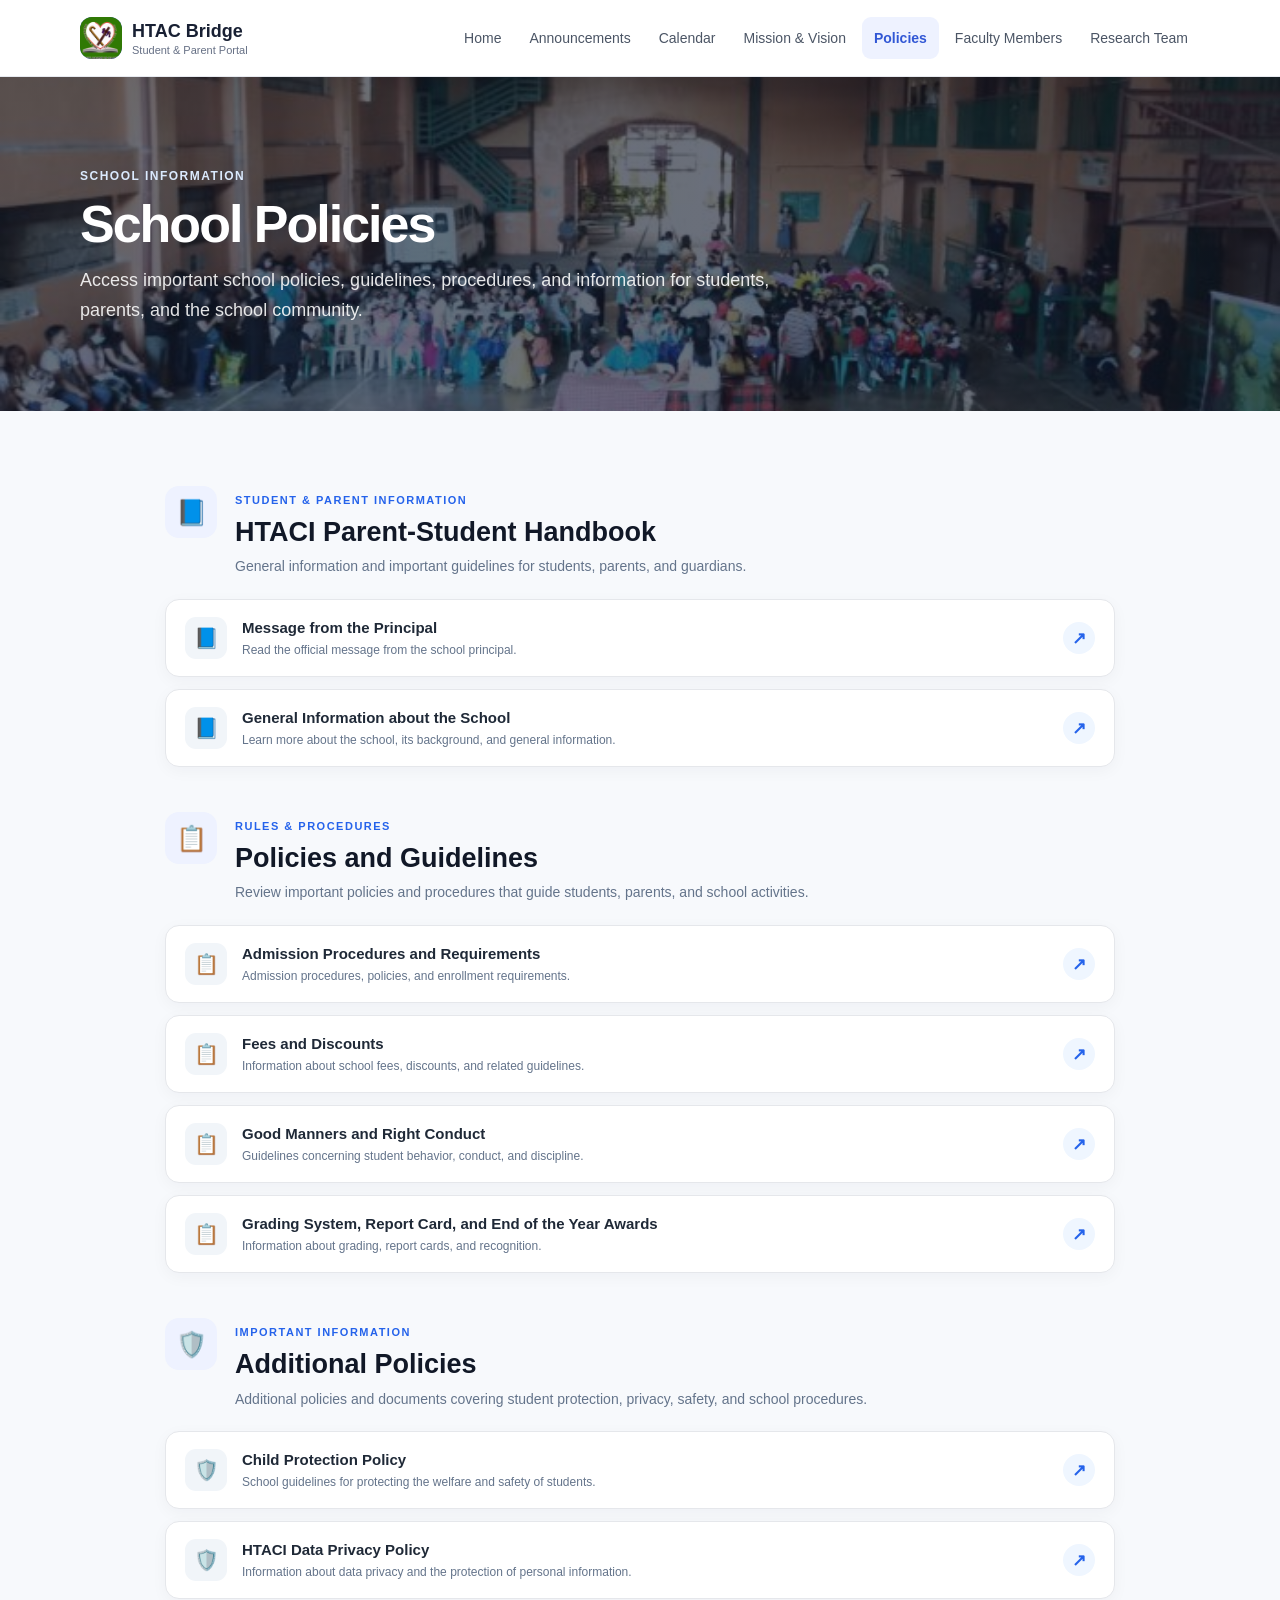
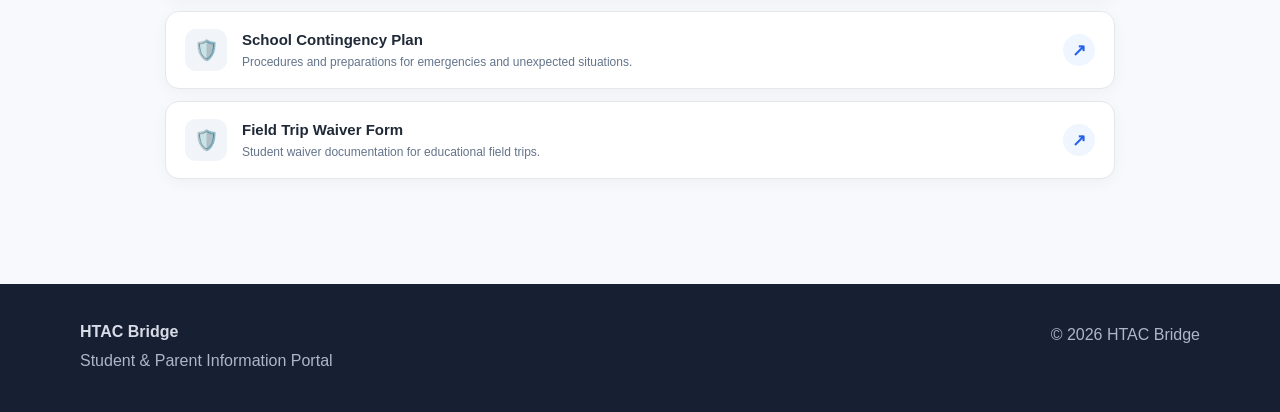
<file: policies.html>
<!DOCTYPE html>
<html lang="en">

<head>
    <meta charset="UTF-8">
    <meta name="viewport" content="width=device-width, initial-scale=1.0">

    <title>School Policies | HTAC Bridge</title>
    <link rel="icon" type="image/png" href="data/logo.jpg">

    <link rel="stylesheet" href="css/style.css">
</head>

<body>

    <!-- =========================================================
         HEADER / NAVIGATION
    ========================================================== -->

    <header class="site-header">

        <div class="container nav-wrap">

            <!-- BRAND -->

            <a class="brand" href="index.html">

                <span class="brand-mark">

                    <img src="data/logo.jpg"
                         alt="HTAC Bridge Logo"
                         class="brand-mark">

                </span>

                <span>

                    <strong>
                        HTAC Bridge
                    </strong>

                    <small>
                        Student & Parent Portal
                    </small>

                </span>

            </a>


            <!-- MOBILE MENU -->

            <button class="menu-toggle"
                    type="button"
                    onclick="toggleMenu()"
                    aria-label="Open navigation">

                ☰

            </button>


            <!-- NAVIGATION -->

            <nav id="mainNav">

                <a href="index.html">
                    Home
                </a>

                <a href="announcements.html">
                    Announcements
                </a>

                <a href="calendar.html">
                    Calendar
                </a>

                <a href="mission&vision.html">
                    Mission & Vision
                </a>

                <a class="active" href="policies.html">
                    Policies
                </a>

                <a href="faculty.html">
                    Faculty Members
                </a>

                <a href="about.html">
                    Research Team
                </a>

            </nav>

        </div>

    </header>



    <!-- =========================================================
         MAIN CONTENT
    ========================================================== -->

    <main>


        <!-- =====================================================
             PAGE HERO
        ====================================================== -->

        <section class="page-hero">

            <div class="container">

                <span class="eyebrow">
                    SCHOOL INFORMATION
                </span>

                <h1>
                    School Policies
                </h1>

                <p>
                    Access important school policies, guidelines,
                    procedures, and information for students,
                    parents, and the school community.
                </p>

            </div>

        </section>



        <!-- =====================================================
             POLICY CONTENT
        ====================================================== -->

        <section class="content-section">

            <div class="container policy-page">


                <!-- =================================================
                     HANDBOOK
                ================================================== -->

                <div class="policy-section">

                    <div class="policy-section-header">

                        <span class="policy-icon">
                            📘
                        </span>

                        <div>

                            <span class="announcement-kicker">
                                STUDENT & PARENT INFORMATION
                            </span>

                            <h2>
                                HTACI Parent-Student Handbook
                            </h2>

                            <p>
                                General information and important
                                guidelines for students, parents,
                                and guardians.
                            </p>

                        </div>

                    </div>


                    <div class="policy-links">

                        <a class="policy-link"
                           href="https://f005.backblazeb2.com/file/htac-public/sy-2023-2024/sy-2023-2024-handbook%20part%201.pdf"
                           target="_blank"
                           rel="noopener noreferrer">

                            <span class="policy-link-icon">
                                📘
                            </span> 

                            <span class="policy-link-content">

                                <strong>
                                    Message from the Principal
                                </strong>

                                <small>
                                    Read the official message from
                                    the school principal.
                                </small>

                            </span>

                            <span class="policy-link-arrow">
                                ↗
                            </span>

                        </a>


                        <a class="policy-link"
                           href="https://f005.backblazeb2.com/file/htac-public/sy-2023-2024/sy-2023-2024-Part%201B_%20%20About%20Our%20School.pdf"
                           target="_blank"
                           rel="noopener noreferrer">

                            <span class="policy-link-icon">
                                📘
                            </span>

                            <span class="policy-link-content">

                                <strong>
                                    General Information about the School
                                </strong>

                                <small>
                                    Learn more about the school,
                                    its background, and general information.
                                </small>

                            </span>

                            <span class="policy-link-arrow">
                                ↗
                            </span>

                        </a>

                    </div>

                </div>



                <!-- =================================================
                     POLICIES & GUIDELINES
                ================================================== -->

                <div class="policy-section">

                    <div class="policy-section-header">

                        <span class="policy-icon">
                            📋
                        </span>

                        <div>

                            <span class="announcement-kicker">
                                RULES & PROCEDURES
                            </span>

                            <h2>
                                Policies and Guidelines
                            </h2>

                            <p>
                                Review important policies and procedures
                                that guide students, parents, and school
                                activities.
                            </p>

                        </div>

                    </div>


                    <div class="policy-links">


                        <!-- ADMISSION -->

                        <a class="policy-link"
                           href="https://f005.backblazeb2.com/file/htac-public/sy-2023-2024/sy-2023-2024-ADMISSIONS%20PROCEDURE%2C%20POLICY%20AND%20REQUIREMENTS.pdf"
                           target="_blank"
                           rel="noopener noreferrer">

                            <span class="policy-link-icon">
                                📋
                            </span>

                            <span class="policy-link-content">

                                <strong>
                                    Admission Procedures and Requirements
                                </strong>

                                <small>
                                    Admission procedures, policies,
                                    and enrollment requirements.
                                </small>

                            </span>

                            <span class="policy-link-arrow">
                                ↗
                            </span>

                        </a>


                        <!-- FEES -->

                        <a class="policy-link"
                           href="https://f005.backblazeb2.com/file/htac-public/sy-2023-2024/sy-2023-2024-FEES%20AND%20DISCOUNTS.pdf"
                           target="_blank"
                           rel="noopener noreferrer">

                            <span class="policy-link-icon">
                                📋
                            </span>

                            <span class="policy-link-content">

                                <strong>
                                    Fees and Discounts
                                </strong>

                                <small>
                                    Information about school fees,
                                    discounts, and related guidelines.
                                </small>

                            </span>

                            <span class="policy-link-arrow">
                                ↗
                            </span>

                        </a>


                        <!-- GOOD MANNERS -->

                        <a class="policy-link"
                           href="https://f005.backblazeb2.com/file/htac-public/sy-2023-2024/sy-2023-2024-Good%20Manners%20and%20Right%20Conduct.pdf"
                           target="_blank"
                           rel="noopener noreferrer">

                            <span class="policy-link-icon">
                                📋
                            </span>

                            <span class="policy-link-content">

                                <strong>
                                    Good Manners and Right Conduct
                                </strong>

                                <small>
                                    Guidelines concerning student
                                    behavior, conduct, and discipline.
                                </small>

                            </span>

                            <span class="policy-link-arrow">
                                ↗
                            </span>

                        </a>


                        <!-- GRADING -->

                        <a class="policy-link"
                           href="https://f005.backblazeb2.com/file/htac-public/sy-2023-2024/sy-2023-2024-GRADING%20SYSTEM%2C%20REPORT%20CARD%2C%20AND%20END-OF-THE-YEAR%20AWARDS.pdf"
                           target="_blank"
                           rel="noopener noreferrer">

                            <span class="policy-link-icon">
                                📋
                            </span>

                            <span class="policy-link-content">

                                <strong>
                                    Grading System, Report Card, and End of the Year Awards
                                </strong>

                                <small>
                                    Information about grading,
                                    report cards, and recognition.
                                </small>

                            </span>

                            <span class="policy-link-arrow">
                                ↗
                            </span>

                        </a>

                    </div>

                </div>



                <!-- =================================================
                     ADDITIONAL POLICIES
                ================================================== -->

                <div class="policy-section">

                    <div class="policy-section-header">

                        <span class="policy-icon">
                            🛡️
                        </span>

                        <div>

                            <span class="announcement-kicker">
                                IMPORTANT INFORMATION
                            </span>

                            <h2>
                                Additional Policies
                            </h2>

                            <p>
                                Additional policies and documents
                                covering student protection, privacy,
                                safety, and school procedures.
                            </p>

                        </div>

                    </div>


                    <div class="policy-links">


                        <!-- CHILD PROTECTION -->

                        <a class="policy-link"
                           href="https://f005.backblazeb2.com/file/htac-public/sy-2023-2024/sy-2023-2024-CHILD%20PROTECTION%20POLICY.pdf"
                           target="_blank"
                           rel="noopener noreferrer">

                            <span class="policy-link-icon">
                                🛡️
                            </span>

                            <span class="policy-link-content">

                                <strong>
                                    Child Protection Policy
                                </strong>

                                <small>
                                    School guidelines for protecting
                                    the welfare and safety of students.
                                </small>

                            </span>

                            <span class="policy-link-arrow">
                                ↗
                            </span>

                        </a>


                        <!-- DATA PRIVACY -->

                        <a class="policy-link"
                           href="https://f005.backblazeb2.com/file/htac-public/sy-2023-2024/sy-2023-2024-HTAC%20DATA%20PRIVACY%20POLICY.pdf"
                           target="_blank"
                           rel="noopener noreferrer">

                            <span class="policy-link-icon">
                                🛡️
                            </span>

                            <span class="policy-link-content">

                                <strong>
                                    HTACI Data Privacy Policy
                                </strong>

                                <small>
                                    Information about data privacy
                                    and the protection of personal information.
                                </small>

                            </span>

                            <span class="policy-link-arrow">
                                ↗
                            </span>

                        </a>


                        <!-- CONTINGENCY PLAN -->

                        <a class="policy-link"
                           href="https://f005.backblazeb2.com/file/htac-public/sy-2023-2024/sy-2023-2024-SCHOOL%20CONTINGENCY%20PLAN.pdf"
                           target="_blank"
                           rel="noopener noreferrer">

                            <span class="policy-link-icon">
                                🛡️
                            </span>

                            <span class="policy-link-content">

                                <strong>
                                    School Contingency Plan
                                </strong>

                                <small>
                                    Procedures and preparations for
                                    emergencies and unexpected situations.
                                </small>

                            </span>

                            <span class="policy-link-arrow">
                                ↗
                            </span>

                        </a>


                        <!-- FIELD TRIP -->

                        <a class="policy-link"
                           href="https://f005.backblazeb2.com/file/htac-public/sy-2023-2024/sy-2023-2024-STUDENT%20WAIVER%20FOR%20THE%20EDUCATIONAL%20FIELD%20TRIP.pdf"
                           target="_blank"
                           rel="noopener noreferrer">

                            <span class="policy-link-icon">
                                🛡️
                            </span>

                            <span class="policy-link-content">

                                <strong>
                                    Field Trip Waiver Form
                                </strong>

                                <small>
                                    Student waiver documentation for
                                    educational field trips.
                                </small>

                            </span>

                            <span class="policy-link-arrow">
                                ↗
                            </span>

                        </a>

                    </div>

                </div>

            </div>

        </section>

    </main>



    <!-- =========================================================
         FOOTER
    ========================================================== -->

    <footer class="site-footer">

        <div class="container footer-grid">

            <div>

                <strong>
                    HTAC Bridge
                </strong>

                <p>
                    Student & Parent Information Portal
                </p>

            </div>

            <div>

                <p>
                    © 2026 HTAC Bridge
                </p>

            </div>

        </div>

    </footer>



    <!-- =========================================================
         JAVASCRIPT
    ========================================================== -->

    <script src="js/shared-data.js"></script>
</body>

</html>
</file>
<file: css/style.css>
:root {
    --primary: #3157d5;
    --primary-dark: #213da1;
    --text: #182033;
    --muted: #667085;
    --bg: #f7f9fc;
    --border: #e7eaf0;
    --shadow: 0 12px 35px rgba(30, 45, 80, .08);
}


/* =========================================
   GLOBAL
   ========================================= */

* {
    box-sizing: border-box;
}

html {
    scroll-behavior: smooth;
}

body {
    margin: 0;
    font-family: "Segoe UI", Arial, sans-serif;
    color: var(--text);
    background: var(--bg);
    line-height: 1.6;
}

a {
    text-decoration: none;
    color: inherit;
}

.container {
    width: min(1120px, 92%);
    margin: auto;
}

.text-link {
    color: #2563eb;
    font-weight: 600;
    text-decoration: none;
    transition: color 0.2s ease;
}

.text-link:hover {
    color: #1d4ed8;
    text-decoration: underline;
}


/* =========================================
   HEADER / NAVIGATION
   ========================================= */

.site-header {
    background: rgba(255, 255, 255, .97);
    border-bottom: 1px solid var(--border);
    position: sticky;
    top: 0;
    z-index: 20;
}

.nav-wrap {
    min-height: 76px;
    display: flex;
    align-items: center;
    justify-content: space-between;
    gap: 25px;
}

.brand {
    display: flex;
    align-items: center;
    gap: 10px;
}

.brand-mark {
    width: 42px;
    height: 42px;
    border-radius: 12px;
    background: var(--primary);
    color: #fff;
    display: grid;
    place-items: center;
    font-size: 22px;
    font-weight: 800;
}

.brand strong {
    display: block;
    font-size: 18px;
}

.brand small {
    display: block;
    color: var(--muted);
    font-size: 11px;
    margin-top: -4px;
}

nav {
    display: flex;
    gap: 4px;
    align-items: center;
}

nav a {
    padding: 10px 12px;
    border-radius: 9px;
    font-size: 14px;
    color: #4b5565;
}

nav a:hover,
nav a.active {
    background: #eef2ff;
    color: var(--primary);
    font-weight: 600;
}

.menu-toggle {
    display: none;
    border: 0;
    background: none;
    font-size: 26px;
}


/* =========================================
   HERO SECTION
   ========================================= */

.hero {
    background: linear-gradient(
        135deg,
        #edf2ff 0%,
        #fff 55%,
        #f5f7ff 100%
    );

    padding: 85px 0;
}

.hero-grid {
    display: grid;
    grid-template-columns: 1.1fr .9fr;
    gap: 45px;
    align-items: center;
}

.eyebrow {
    font-size: 12px;
    font-weight: 800;
    letter-spacing: 1.5px;
    color: var(--primary);
}

h1 {
    font-size: clamp(40px, 6vw, 68px);
    line-height: 1.05;
    margin: 12px 0 22px;
    letter-spacing: -2px;
}

h1 span {
    color: var(--primary);
}

h2 {
    font-size: 32px;
    line-height: 1.2;
    margin: 8px 0 18px;
}

h3 {
    margin: 8px 0;
}

.hero p {
    font-size: 18px;
    color: var(--muted);
    max-width: 650px;
}

.hero-actions {
    display: flex;
    gap: 12px;
    margin-top: 28px;
    flex-wrap: wrap;
}

.btn {
    display: inline-block;
    padding: 12px 19px;
    border-radius: 10px;
    font-weight: 700;
}

.btn-primary {
    background: var(--primary);
    color: #fff;
}

.btn-primary:hover {
    background: var(--primary-dark);
}

.btn-light {
    background: #fff;
    border: 1px solid var(--border);
}


/* =========================================
   SCHOOL PHOTO SLIDER
   ========================================= */

.school-slider {
    position: relative;
    width: 100%;
    height: 430px;
    overflow: hidden;
    border-radius: 20px;
    background: #dfe5f2;
    border: 1px solid var(--border);
    box-shadow: var(--shadow);
}

.school-slide {
    position: absolute;
    top: 0;
    left: 0;

    width: 100%;
    height: 100%;

    opacity: 0;
    visibility: hidden;

    transition: opacity .7s ease;
}

.school-slide.active {
    opacity: 1;
    visibility: visible;
    z-index: 1;
}

.school-slide img {
    width: 100%;
    height: 100%;
    object-fit: cover;
    display: block;
}


/* Bottom image gradient */

.school-slide:after {
    content: "";

    position: absolute;
    left: 0;
    right: 0;
    bottom: 0;

    height: 45%;

    background: linear-gradient(
        transparent,
        rgba(0, 0, 0, .7)
    );

    z-index: 2;
}


/* =========================================
   SLIDER CAPTION
   ========================================= */

.school-caption {
    position: absolute;

    left: 25px;
    right: 25px;
    bottom: 25px;

    color: #fff;

    z-index: 3;
}

.school-caption strong {
    display: block;
    font-size: 24px;
    margin-bottom: 3px;
}

.school-caption span {
    display: block;
    font-size: 14px;
    opacity: .9;
}


/* =========================================
   SLIDER ARROWS
   ========================================= */

.slider-prev,
.slider-next {
    position: absolute;

    top: 50%;
    transform: translateY(-50%);

    width: 42px;
    height: 42px;

    border: 0;
    border-radius: 50%;

    background: rgba(255, 255, 255, .85);

    color: var(--text);

    font-size: 30px;
    line-height: 36px;

    cursor: pointer;

    z-index: 5;

    transition: .2s ease;
}

.slider-prev:hover,
.slider-next:hover {
    background: #fff;

    transform:
        translateY(-50%)
        scale(1.08);
}

.slider-prev {
    left: 15px;
}

.slider-next {
    right: 15px;
}


/* =========================================
   SLIDER DOTS
   ========================================= */

.slider-dots {
    position: absolute;

    bottom: 14px;
    left: 50%;

    transform: translateX(-50%);

    display: flex;
    gap: 7px;

    z-index: 6;
}

.slider-dot {
    width: 9px;
    height: 9px;

    border-radius: 50%;

    background: rgba(255, 255, 255, .55);

    border: 1px solid rgba(255, 255, 255, .8);

    cursor: pointer;

    transition: .2s ease;
}

.slider-dot.active {
    width: 24px;

    border-radius: 10px;

    background: #fff;
}


/* =========================================
   QUICK ACCESS
   ========================================= */

.quick-section,
.content-section {
    padding: 75px 0;
}

.section-heading {
    text-align: center;
    margin-bottom: 35px;
}

.quick-grid {
    display: grid;
    grid-template-columns: repeat(4, 1fr);
    gap: 18px;
}

.quick-card {
    background: #fff;
    border: 1px solid var(--border);
    border-radius: 16px;
    padding: 24px;

    box-shadow: var(--shadow);

    transition: .2s;
}

.quick-card:hover {
    transform: translateY(-4px);
    border-color: #cbd5ff;
}

.quick-card > span {
    font-size: 30px;
}

.quick-card p,
.feature-card p {
    color: var(--muted);
    margin-bottom: 0;
}


/* =========================================
   ABOUT / CONTENT
   ========================================= */

.two-column {
    display: grid;
    grid-template-columns: 1fr 1fr;
    gap: 60px;
    align-items: start;
}

.lead {
    font-size: 18px;
    color: var(--muted);
}

.info-panel {
    background: #fff;
    border: 1px solid var(--border);
    padding: 30px;
    border-radius: 18px;
    box-shadow: var(--shadow);
}

.info-panel a {
    display: inline-flex;
    align-items: center;
    gap: 6px;
    margin-top: 10px;
    color: #2563eb;
    font-weight: 600;
    text-decoration: none;
    transition: all 0.2s ease;
}

.info-panel a:hover {
    color: #1d4ed8;
    text-decoration: underline;
}


/* =========================================
   PAGE HERO
   ========================================= */

/* ============================================================
   PAGE HERO - PHOTO BACKGROUND
   ============================================================ */

.page-hero {
    position: relative;
    padding: 85px 0;
    background-image:
        linear-gradient(
            rgba(15, 23, 42, 0.62),
            rgba(15, 23, 42, 0.62)
        ),
        url("../data/school-hero.jpg");

    background-size: cover;
    background-position: center;
    background-repeat: no-repeat;

    color: #ffffff;
    overflow: hidden;
}

/* Keep content above the background overlay */

.page-hero .container {
    position: relative;
    z-index: 2;
}

.page-hero .eyebrow {
    color: #dbeafe;
}

.page-hero h1 {
    margin: 8px 0 12px;
    font-size: 52px;
    line-height: 1.1;
    color: #ffffff;
}

.page-hero p {
    margin: 0;
    max-width: 700px;
    font-size: 18px;
    line-height: 1.7;
    color: rgba(255, 255, 255, 0.88);
}

/* MOBILE */

@media (max-width: 768px) {

    .page-hero {
        padding: 65px 0;
        background-position: center;
    }

    .page-hero h1 {
        font-size: 38px;
    }

    .page-hero p {
        font-size: 16px;
    }

}


/* =========================================
   ANNOUNCEMENTS
   ========================================= */

.filter-row {
    display: flex;
    gap: 8px;
    flex-wrap: wrap;
    margin-bottom: 25px;
}

.filter {
    border: 1px solid var(--border);
    background: #fff;
    padding: 9px 15px;
    border-radius: 30px;
    cursor: pointer;
}

.filter.active {
    background: var(--primary);
    color: #fff;
    border-color: var(--primary);
}

.announcement-list {
    display: grid;
    gap: 16px;
}

.announcement {
    background: #fff;
    border: 1px solid var(--border);
    border-radius: 16px;
    padding: 24px;
    box-shadow: var(--shadow);
}

.announcement-meta {
    display: flex;
    justify-content: space-between;
    gap: 15px;
    flex-wrap: wrap;

    color: var(--muted);
    font-size: 13px;
}

.badge {
    display: inline-block;

    background: #eef2ff;
    color: var(--primary);

    padding: 4px 9px;

    border-radius: 20px;

    font-weight: 700;
}

.announcement h2 {
    font-size: 22px;
    margin: 10px 0 7px;
}


/* =========================================
   CALENDAR
   ========================================= */

.calendar-toolbar {
    display: flex;
    justify-content: center;
    align-items: center;

    gap: 30px;

    margin-bottom: 25px;
}

.calendar-toolbar button {
    border: 1px solid var(--border);
    background: #fff;

    border-radius: 9px;

    padding: 8px 14px;

    cursor: pointer;

    font-size: 18px;
}

.calendar {
    background: #fff;

    border: 1px solid var(--border);

    border-radius: 16px;

    overflow: hidden;

    display: grid;

    grid-template-columns: repeat(7, 1fr);

    box-shadow: var(--shadow);
}

.day-name {
    padding: 13px;

    text-align: center;

    background: #f1f4fa;

    font-weight: 800;

    font-size: 13px;
}

.day {
    min-height: 100px;

    padding: 10px;

    border-top: 1px solid var(--border);
    border-right: 1px solid var(--border);
}

.day.muted {
    background: #fafafa;
    color: #c1c5cc;
}

.day-number {
    font-weight: 800;
}

.event-dot {
    margin-top: 7px;

    font-size: 11px;

    background: #eef2ff;
    color: var(--primary);

    padding: 3px 5px;

    border-radius: 5px;
}

.event-list {
    margin-top: 45px;
}

.event-row {
    background: #fff;

    border: 1px solid var(--border);

    border-radius: 12px;

    padding: 16px;

    margin: 10px 0;
}

.event-row strong {
    display: block;
}


/* =========================================
   RESOURCES / CARDS
   ========================================= */

.resource-grid,
.card-grid {
    display: grid;

    grid-template-columns: repeat(2, 1fr);

    gap: 20px;
}

.resource-card,
.feature-card {
    background: #fff;

    border: 1px solid var(--border);

    border-radius: 16px;

    padding: 25px;

    box-shadow: var(--shadow);
}

.resource-icon,
.feature-card > span {
    font-size: 32px;
}

.resource-card h2,
.feature-card h2 {
    font-size: 23px;
}

.resource-card p {
    color: var(--muted);
}

.resource-card a {
    display: inline-block;

    margin-top: 10px;

    color: var(--primary);

    font-weight: 700;
}


/* =========================================
   NOTICES
   ========================================= */

.notice {
    margin-top: 30px;

    background: #fff8e6;

    border: 1px solid #f3dfab;

    padding: 18px;

    border-radius: 12px;
}


/* =========================================
   CONTACT
   ========================================= */

.contact-list > div {
    background: #fff;

    border: 1px solid var(--border);

    border-radius: 12px;

    padding: 17px;

    margin: 10px 0;
}

.contact-list span {
    color: var(--muted);
}

.help-item {
    background: #fff;

    border: 1px solid var(--border);

    border-radius: 12px;

    padding: 16px;

    margin: 10px 0;
}

.help-item strong,
.help-item span {
    display: block;
}

.help-item span {
    color: var(--muted);
}


/* =========================================
   FOOTER
   ========================================= */

.site-footer {
    background: #172033;

    color: #d7dce6;

    padding: 35px 0;

    margin-top: 30px;
}

.footer-grid {
    display: flex;

    justify-content: space-between;

    gap: 20px;
}

.footer-grid p {
    margin: 3px 0;

    color: #aeb7c8;
}


/* =========================================
   TABLET
   ========================================= */

@media (max-width: 900px) {

    nav {
        display: none;

        position: absolute;

        left: 4%;
        right: 4%;

        top: 76px;

        background: #fff;

        border: 1px solid var(--border);

        padding: 10px;

        border-radius: 12px;

        box-shadow: var(--shadow);

        flex-direction: column;

        align-items: stretch;
    }

    nav.show {
        display: flex;
    }

    .menu-toggle {
        display: block;
    }

    .hero-grid,
    .two-column {
        grid-template-columns: 1fr;
    }

    .quick-grid {
        grid-template-columns: repeat(2, 1fr);
    }

    .school-slider {
        height: 380px;
    }
}


/* =========================================
   MOBILE
   ========================================= */

@media (max-width: 600px) {

    .hero {
        padding: 55px 0;
    }

    .quick-section,
    .content-section {
        padding: 50px 0;
    }

    .quick-grid,
    .resource-grid,
    .card-grid {
        grid-template-columns: 1fr;
    }

    .page-hero h1 {
        font-size: 40px;
    }

    .calendar {
        font-size: 12px;
    }

    .day {
        min-height: 75px;
        padding: 6px;
    }

    .event-dot {
        font-size: 9px;
    }

    .footer-grid {
        flex-direction: column;
    }

    h2 {
        font-size: 28px;
    }


    /* MOBILE SCHOOL SLIDER */

    .school-slider {
        height: 300px;
        border-radius: 16px;
    }

    .school-caption {
        left: 18px;
        right: 18px;
        bottom: 20px;
    }

    .school-caption strong {
        font-size: 19px;
    }

    .school-caption span {
        font-size: 12px;
    }

    .slider-prev,
    .slider-next {
        width: 36px;
        height: 36px;

        font-size: 25px;
        line-height: 30px;
    }

    .slider-prev {
        left: 10px;
    }

    .slider-next {
        right: 10px;
    }
}

/* ============================================================
   ANNOUNCEMENT PAGE
   ============================================================ */


/* ============================================================
   ANNOUNCEMENT HEADER
   ============================================================ */

.announcement-header {
    display: flex;
    align-items: center;
    justify-content: space-between;
    gap: 30px;
    margin-bottom: 28px;
}

.announcement-header h2 {
    margin: 5px 0 6px;
}

.announcement-header p {
    margin: 0;
    color: #6b7280;
}

.announcement-kicker {
    display: inline-block;
    font-size: 11px;
    font-weight: 800;
    letter-spacing: 1.5px;
    text-transform: uppercase;
    color: #2563eb;
}


/* ============================================================
   HIDDEN-STYLE ADMIN BUTTON
   ============================================================ */

.announcement-admin-button {
    width: 38px;
    height: 38px;

    border: 1px solid #e5e7eb;
    border-radius: 50%;

    background: #ffffff;

    color: #9ca3af;

    font-size: 16px;

    cursor: pointer;

    display: flex;
    align-items: center;
    justify-content: center;

    transition:
        color 0.2s ease,
        background 0.2s ease,
        border-color 0.2s ease,
        transform 0.2s ease;
}

.announcement-admin-button:hover {
    color: #2563eb;
    background: #f8fafc;
    border-color: #bfdbfe;
    transform: rotate(20deg);
}


/* ============================================================
   ANNOUNCEMENT SUMMARY
   ============================================================ */

.announcement-summary {
    margin: 18px 0 14px;

    color: #6b7280;

    font-size: 14px;
}


/* ============================================================
   ANNOUNCEMENT CARDS
   ============================================================ */

.announcement-list {
    display: grid;

    grid-template-columns:
        repeat(2, minmax(0, 1fr));

    gap: 20px;
}


.announcement-card {
    position: relative;

    background: #ffffff;

    border: 1px solid #e5e7eb;

    border-radius: 18px;

    padding: 25px;

    box-shadow:
        0 5px 20px rgba(15, 23, 42, 0.05);

    transition:
        transform 0.2s ease,
        box-shadow 0.2s ease,
        border-color 0.2s ease;
}


.announcement-card:hover {
    transform: translateY(-3px);

    border-color: #dbeafe;

    box-shadow:
        0 12px 30px rgba(15, 23, 42, 0.09);
}


.announcement-card-top {
    display: flex;

    align-items: center;

    justify-content: space-between;

    gap: 12px;

    margin-bottom: 18px;
}


.announcement-date {
    font-size: 13px;

    font-weight: 700;

    color: #64748b;
}


.announcement-card h2 {
    margin: 0 0 12px;

    font-size: 21px;

    line-height: 1.3;

    color: #111827;
}


.announcement-card p {
    margin: 0;

    color: #64748b;

    font-size: 15px;

    line-height: 1.7;
}


.announcement-card-footer {
    display: flex;

    align-items: center;

    justify-content: space-between;

    margin-top: 22px;

    padding-top: 15px;

    border-top: 1px solid #f1f5f9;

    font-size: 12px;

    color: #94a3b8;
}


.announcement-arrow {
    font-size: 18px;

    color: #2563eb;
}


/* ============================================================
   BADGES
   ============================================================ */

.badge {
    display: inline-flex;

    align-items: center;

    padding: 5px 10px;

    border-radius: 999px;

    background: #eff6ff;

    color: #2563eb;

    font-size: 11px;

    font-weight: 800;

    text-transform: uppercase;

    letter-spacing: 0.5px;
}


.badge-students {
    background: #eff6ff;
    color: #2563eb;
}


.badge-parents {
    background: #f5f3ff;
    color: #7c3aed;
}


.badge-events {
    background: #ecfdf5;
    color: #059669;
}


.badge-deadlines {
    background: #fff7ed;
    color: #ea580c;
}


/* ============================================================
   EMPTY STATE
   ============================================================ */

.announcement-empty {
    grid-column: 1 / -1;

    text-align: center;

    padding: 70px 20px;

    background: #ffffff;

    border: 1px dashed #d1d5db;

    border-radius: 18px;
}


.empty-icon {
    font-size: 40px;

    margin-bottom: 12px;
}


.announcement-empty h3 {
    margin: 0 0 6px;

    color: #111827;
}


.announcement-empty p {
    margin: 0;

    color: #6b7280;
}


/* ============================================================
   MODAL
   ============================================================ */

body.modal-open {
    overflow: hidden;
}


.announcement-modal {
    position: fixed;

    inset: 0;

    z-index: 9999;

    display: none;

    align-items: center;

    justify-content: center;

    padding: 20px;
}


.announcement-modal.show {
    display: flex;
}


.announcement-modal-overlay {
    position: absolute;

    inset: 0;

    background:
        rgba(15, 23, 42, 0.55);

    backdrop-filter: blur(4px);
}


.announcement-modal-box {
    position: relative;

    z-index: 2;

    width: 100%;

    max-width: 720px;

    max-height: 90vh;

    overflow-y: auto;

    background: #ffffff;

    border-radius: 22px;

    padding: 32px;

    box-shadow:
        0 25px 70px rgba(15, 23, 42, 0.25);

    animation:
        announcementModalIn 0.2s ease;
}


.small-modal {
    max-width: 430px;

    text-align: center;
}


@keyframes announcementModalIn {

    from {
        opacity: 0;
        transform: translateY(15px) scale(0.98);
    }

    to {
        opacity: 1;
        transform: translateY(0) scale(1);
    }

}


/* ============================================================
   MODAL CLOSE
   ============================================================ */

.modal-close {
    position: absolute;

    top: 16px;

    right: 18px;

    width: 36px;

    height: 36px;

    border: 0;

    border-radius: 50%;

    background: #f8fafc;

    color: #64748b;

    font-size: 24px;

    line-height: 1;

    cursor: pointer;

    transition:
        background 0.2s ease,
        color 0.2s ease;
}


.modal-close:hover {
    background: #f1f5f9;

    color: #111827;
}


/* ============================================================
   MODAL HEADER
   ============================================================ */

.modal-header {
    margin-bottom: 24px;
}


.modal-header h2 {
    margin: 5px 0 7px;

    font-size: 25px;

    color: #111827;
}


.modal-header p {
    margin: 0;

    color: #64748b;
}


.modal-icon,
.delete-icon {
    font-size: 40px;

    margin-bottom: 12px;
}


.small-modal h2 {
    margin: 0 0 8px;

    color: #111827;
}


.small-modal > p {
    color: #64748b;

    line-height: 1.6;
}


/* ============================================================
   ADMIN TOOLBAR
   ============================================================ */

.admin-toolbar {
    display: flex;

    align-items: center;

    justify-content: space-between;

    gap: 12px;

    margin-bottom: 22px;

    padding-bottom: 18px;

    border-bottom: 1px solid #e5e7eb;
}


/* ============================================================
   BUTTONS
   ============================================================ */

.primary-button,
.secondary-button,
.danger-button {
    min-height: 42px;

    padding: 10px 17px;

    border-radius: 10px;

    font-size: 14px;

    font-weight: 700;

    cursor: pointer;

    transition:
        transform 0.15s ease,
        box-shadow 0.15s ease,
        background 0.15s ease;
}


.primary-button {
    border: 1px solid #2563eb;

    background: #2563eb;

    color: #ffffff;
}


.primary-button:hover {
    background: #1d4ed8;

    transform: translateY(-1px);

    box-shadow:
        0 5px 15px rgba(37, 99, 235, 0.2);
}


.secondary-button {
    border: 1px solid #d1d5db;

    background: #ffffff;

    color: #374151;
}


.secondary-button:hover {
    background: #f8fafc;
}


.danger-button {
    border: 1px solid #dc2626;

    background: #dc2626;

    color: #ffffff;
}


.danger-button:hover {
    background: #b91c1c;
}


/* ============================================================
   FORM
   ============================================================ */

.form-group {
    margin-bottom: 18px;
}


.form-group label {
    display: block;

    margin-bottom: 7px;

    font-size: 13px;

    font-weight: 700;

    color: #374151;
}


.form-group input,
.form-group select,
.form-group textarea {
    width: 100%;

    box-sizing: border-box;

    padding: 12px 13px;

    border: 1px solid #d1d5db;

    border-radius: 10px;

    background: #ffffff;

    color: #111827;

    font-family: inherit;

    font-size: 14px;

    outline: none;

    transition:
        border-color 0.2s ease,
        box-shadow 0.2s ease;
}


.form-group textarea {
    resize: vertical;

    min-height: 130px;
}


.form-group input:focus,
.form-group select:focus,
.form-group textarea:focus {
    border-color: #60a5fa;

    box-shadow:
        0 0 0 3px rgba(59, 130, 246, 0.1);
}


.form-row {
    display: grid;

    grid-template-columns:
        repeat(2, minmax(0, 1fr));

    gap: 16px;
}


.form-actions {
    display: flex;

    justify-content: flex-end;

    gap: 10px;

    margin-top: 24px;
}


.login-error {
    min-height: 20px;

    margin: -5px 0 10px;

    color: #dc2626;

    font-size: 13px;

    font-weight: 600;
}


/* ============================================================
   ADMIN ANNOUNCEMENT LIST
   ============================================================ */

.admin-announcement-list {
    display: flex;

    flex-direction: column;

    gap: 12px;
}


.admin-announcement-row {
    display: flex;

    align-items: center;

    justify-content: space-between;

    gap: 20px;

    padding: 17px;

    border: 1px solid #e5e7eb;

    border-radius: 14px;

    background: #f8fafc;
}


.admin-announcement-info {
    min-width: 0;

    flex: 1;
}


.admin-announcement-meta {
    display: flex;

    align-items: center;

    flex-wrap: wrap;

    gap: 8px;

    margin-bottom: 7px;

    font-size: 12px;

    color: #64748b;
}


.admin-announcement-info strong {
    display: block;

    margin-bottom: 5px;

    color: #111827;

    font-size: 15px;
}


.admin-announcement-info p {
    margin: 0;

    color: #64748b;

    font-size: 13px;

    line-height: 1.5;
}


.admin-announcement-actions {
    display: flex;

    gap: 7px;

    flex-shrink: 0;
}


.edit-button,
.delete-button {
    padding: 8px 11px;

    border-radius: 8px;

    font-size: 12px;

    font-weight: 700;

    cursor: pointer;
}


.edit-button {
    border: 1px solid #bfdbfe;

    background: #eff6ff;

    color: #2563eb;
}


.edit-button:hover {
    background: #dbeafe;
}


.delete-button {
    border: 1px solid #fecaca;

    background: #fef2f2;

    color: #dc2626;
}


.delete-button:hover {
    background: #fee2e2;
}


.admin-empty {
    text-align: center;

    padding: 40px 20px;

    color: #64748b;
}


.admin-empty > div {
    font-size: 35px;

    margin-bottom: 10px;
}


.admin-empty h3 {
    margin: 0 0 5px;

    color: #111827;
}


.admin-empty p {
    margin: 0;
}


/* ============================================================
   MOBILE
   ============================================================ */

@media (max-width: 768px) {

    .announcement-header {
        align-items: flex-start;
    }


    .announcement-list {
        grid-template-columns: 1fr;
    }


    .announcement-card {
        padding: 20px;
    }


    .announcement-card h2 {
        font-size: 19px;
    }


    .announcement-modal-box {
        padding: 25px 20px;

        border-radius: 18px;
    }


    .form-row {
        grid-template-columns: 1fr;

        gap: 0;
    }


    .admin-toolbar {
        align-items: stretch;

        flex-direction: column;
    }


    .admin-announcement-row {
        align-items: stretch;

        flex-direction: column;

        gap: 14px;
    }


    .admin-announcement-actions {
        width: 100%;
    }


    .edit-button,
    .delete-button {
        flex: 1;
    }

}


/* ============================================================
   VERY SMALL SCREENS
   ============================================================ */

@media (max-width: 480px) {

    .announcement-card-top {
        align-items: flex-start;

        flex-direction: column;
    }


    .announcement-header {
        gap: 15px;
    }


    .announcement-admin-button {
        flex-shrink: 0;
    }


    .form-actions {
        flex-direction: column-reverse;
    }


    .form-actions button {
        width: 100%;
    }

}


/* =========================================================
MISSION / VISION / PHILOSOPHY PAGE
========================================================= */

.school-values-intro {
max-width: 800px;
margin: 0 auto 55px;
text-align: center;
}

.section-label {
display: inline-block;
margin-bottom: 12px;
font-size: 12px;
font-weight: 800;
letter-spacing: 2px;
text-transform: uppercase;
color: var(--primary, #1d4ed8);
}

.school-values-intro h2 {
margin: 0 0 18px;
font-size: clamp(28px, 4vw, 42px);
line-height: 1.15;
}

.school-values-intro p {
margin: 0 auto;
max-width: 700px;
color: #64748b;
font-size: 16px;
line-height: 1.8;
}

/* =========================================================
VALUE CARDS
========================================================= */

.school-value-card {
    position: relative;
    display: flex;
    align-items: flex-start;
    gap: 30px;

    max-width: 950px;
    margin: 0 auto 28px;
    padding: 38px;

    background: #ffffff;
    border: 1px solid #e5e7eb;
    border-radius: 22px;

    box-shadow: 0 10px 30px rgba(15, 23, 42, 0.06);

    transition:
        transform 0.25s ease,
        box-shadow 0.25s ease;
}

.school-value-card:hover {
transform: translateY(-4px);


box-shadow:
    0 18px 40px rgba(15, 23, 42, 0.10);


}

/* =========================================================
ICON
========================================================= */

.school-value-icon {
flex: 0 0 64px;


width: 64px;
height: 64px;

display: flex;
align-items: center;
justify-content: center;

border-radius: 18px;

background: #f1f5f9;

font-size: 27px;
font-weight: 700;

color: #1d4ed8;


}

/* =========================================================
CONTENT
========================================================= */

.school-value-content {
flex: 1;
}

.school-value-label {
display: block;


margin-bottom: 6px;

font-size: 11px;
font-weight: 800;

letter-spacing: 1.8px;
text-transform: uppercase;

color: #64748b;


}

.school-value-content h2 {
margin: 0 0 15px;


font-size: 30px;
line-height: 1.2;


}

.school-value-content p {
margin: 0;


color: #475569;

font-size: 16px;
line-height: 1.85;


}

/* =========================================================
CARD ACCENTS
========================================================= */

.mission-card {
border-left: 5px solid #2563eb;
}

.mission-card .school-value-icon {
color: #2563eb;
background: #eff6ff;
}

.vision-card {
border-left: 5px solid #7c3aed;
}

.vision-card .school-value-icon {
color: #7c3aed;
background: #f5f3ff;
}

.philosophy-card {
border-left: 5px solid #059669;
}

.philosophy-card .school-value-icon {
color: #059669;
background: #ecfdf5;
}

/* =========================================================
CLOSING STATEMENT
========================================================= */

.school-values-closing {
max-width: 850px;


margin: 65px auto 10px;
padding: 50px 35px;

text-align: center;

background: #f8fafc;

border: 1px solid #e2e8f0;
border-radius: 24px;


}

.closing-mark {
width: 52px;
height: 52px;


margin: 0 auto 18px;

display: flex;
align-items: center;
justify-content: center;

border-radius: 50%;

background: #ffffff;
border: 1px solid #e2e8f0;

font-size: 22px;

color: #475569;


}

.school-values-closing h2 {
margin: 0 0 12px;


font-size: clamp(24px, 3vw, 34px);


}

.school-values-closing p {
max-width: 650px;


margin: 0 auto;

color: #64748b;

font-size: 15px;
line-height: 1.8;


}

/* =========================================================
MOBILE
========================================================= */

@media (max-width: 700px) {


.school-values-intro {
    margin-bottom: 38px;
}

.school-value-card {
    flex-direction: column;
    gap: 20px;

    padding: 28px 24px;

    border-radius: 18px;
}

.school-value-icon {
    width: 54px;
    height: 54px;

    flex-basis: 54px;

    border-radius: 15px;

    font-size: 23px;
}

.school-value-content h2 {
    font-size: 26px;
}

.school-value-content p {
    font-size: 15px;
    line-height: 1.75;
}

.school-values-closing {
    margin-top: 45px;
    padding: 38px 24px;
}


}

/* =========================================================
   CALENDAR - CURRENT DATE
   ========================================================= */

/*
   IMPORTANT:
   These selectors use the actual calendar classes:

   .calendar
       .day
           .day-number

   They are intentionally scoped to .calendar so they
   will not affect other cards, sections, or pages.
*/

.calendar .day.today {
    position: relative;

    background: #eff6ff;

    border: 2px solid #3157d5;

    box-shadow:
        inset 0 0 0 1px
        rgba(49, 87, 213, 0.08);
}


/* =========================================================
   TODAY NUMBER
   ========================================================= */

.calendar .day.today .day-number {

    display: inline-flex;

    align-items: center;
    justify-content: center;

    width: 34px;
    height: 34px;

    min-width: 34px;
    min-height: 34px;

    margin-bottom: 6px;

    border-radius: 50%;

    background: #3157d5;

    color: #ffffff;

    font-weight: 800;
}


/* =========================================================
   TODAY LABEL
   ========================================================= */

.calendar .day.today::after {

    content: "TODAY";

    position: absolute;

    top: 7px;
    right: 8px;

    font-size: 9px;

    font-weight: 800;

    letter-spacing: 0.6px;

    color: #3157d5;
}


/* =========================================================
   MOBILE
   ========================================================= */

@media (max-width: 700px) {

    .calendar .day.today::after {

        font-size: 8px;

        top: 5px;
        right: 5px;
    }


    .calendar .day.today .day-number {

        width: 30px;
        height: 30px;

        min-width: 30px;
        min-height: 30px;
    }
}

/* ============================================================
   ANNOUNCEMENT FILTER / SORT TOOLBAR
   ============================================================ */

.announcement-filter-toolbar {

    display: grid;

    grid-template-columns:
        repeat(4, minmax(150px, 1fr))
        auto;

    align-items: end;

    gap: 12px;

    margin-bottom: 20px;

    padding: 18px;

    background: #ffffff;

    border: 1px solid #e5e7eb;

    border-radius: 16px;

    box-shadow:
        0 5px 20px rgba(15, 23, 42, 0.04);
}


/* ============================================================
   FILTER GROUP
   ============================================================ */

.announcement-filter-group {

    min-width: 0;

}


.announcement-filter-group label {

    display: block;

    margin-bottom: 6px;

    font-size: 11px;

    font-weight: 800;

    letter-spacing: 0.5px;

    text-transform: uppercase;

    color: #64748b;

}


/* ============================================================
   FILTER SELECT
   ============================================================ */

.announcement-filter-group select {

    width: 100%;

    height: 42px;

    padding: 0 12px;

    border: 1px solid #d1d5db;

    border-radius: 10px;

    background: #ffffff;

    color: #374151;

    font-family: inherit;

    font-size: 13px;

    font-weight: 600;

    cursor: pointer;

    outline: none;

    transition:
        border-color 0.2s ease,
        box-shadow 0.2s ease,
        background 0.2s ease;
}


.announcement-filter-group select:hover {

    border-color: #bfdbfe;

}


.announcement-filter-group select:focus {

    border-color: #60a5fa;

    box-shadow:
        0 0 0 3px
        rgba(59, 130, 246, 0.10);

}


/* ============================================================
   RESET BUTTON
   ============================================================ */

.announcement-filter-reset {

    height: 42px;

    padding: 0 16px;

    border: 1px solid #d1d5db;

    border-radius: 10px;

    background: #ffffff;

    color: #475569;

    font-family: inherit;

    font-size: 13px;

    font-weight: 700;

    cursor: pointer;

    white-space: nowrap;

    transition:
        background 0.2s ease,
        border-color 0.2s ease,
        color 0.2s ease,
        transform 0.2s ease;
}


.announcement-filter-reset:hover {

    background: #f8fafc;

    border-color: #bfdbfe;

    color: #2563eb;

    transform: translateY(-1px);

}


/* ============================================================
   FILTER SUMMARY
   ============================================================ */

.announcement-summary {

    display: flex;

    align-items: center;

    min-height: 24px;

    margin: 14px 0;

    color: #64748b;

    font-size: 13px;

    font-weight: 600;

}


/* ============================================================
   TABLET
   ============================================================ */

@media (max-width: 900px) {

    .announcement-filter-toolbar {

        grid-template-columns:
            repeat(2, minmax(0, 1fr));

    }


    .announcement-filter-reset {

        width: 100%;

    }

}


/* ============================================================
   MOBILE
   ============================================================ */

@media (max-width: 600px) {

    .announcement-filter-toolbar {

        grid-template-columns: 1fr;

        gap: 12px;

        padding: 15px;

        border-radius: 14px;

    }


    .announcement-filter-group select {

        height: 44px;

    }


    .announcement-filter-reset {

        height: 44px;

    }

}


/* ============================================================
   SCHOOL POLICIES PAGE
   ============================================================ */

.policy-page {
    max-width: 950px;
}


/* ============================================================
   POLICY SECTION
   ============================================================ */

.policy-section {
    margin-bottom: 45px;
}

.policy-section:last-child {
    margin-bottom: 0;
}


/* ============================================================
   SECTION HEADER
   ============================================================ */

.policy-section-header {
    display: flex;
    align-items: flex-start;
    gap: 18px;
    margin-bottom: 20px;
}

.policy-icon {
    width: 52px;
    height: 52px;
    min-width: 52px;

    display: flex;
    align-items: center;
    justify-content: center;

    border-radius: 14px;

    background: #eef2ff;

    font-size: 25px;
}

.policy-section-header h2 {
    margin: 4px 0 6px;

    font-size: 27px;
    line-height: 1.25;

    color: #111827;
}

.policy-section-header p {
    margin: 0;

    max-width: 700px;

    color: #64748b;

    font-size: 14px;
    line-height: 1.7;
}


/* ============================================================
   POLICY LINKS
   ============================================================ */

.policy-links {
    display: flex;
    flex-direction: column;
    gap: 12px;
}


/* ============================================================
   POLICY LINK CARD
   ============================================================ */

.policy-link {
    display: flex;
    align-items: center;

    gap: 15px;

    padding: 17px 19px;

    background: #ffffff;

    border: 1px solid #e5e7eb;

    border-radius: 14px;

    box-shadow: 0 4px 16px rgba(15, 23, 42, 0.04);

    transition:
        transform 0.2s ease,
        box-shadow 0.2s ease,
        border-color 0.2s ease,
        background 0.2s ease;
}

.policy-link:hover {
    transform: translateY(-2px);

    border-color: #bfdbfe;

    background: #fbfdff;

    box-shadow:
        0 10px 25px rgba(15, 23, 42, 0.08);
}


/* ============================================================
   POLICY LINK ICON
   ============================================================ */

.policy-link-icon {
    width: 42px;
    height: 42px;
    min-width: 42px;

    display: flex;
    align-items: center;
    justify-content: center;

    border-radius: 11px;

    background: #f1f5f9;

    font-size: 20px;
}


/* ============================================================
   POLICY LINK CONTENT
   ============================================================ */

.policy-link-content {
    min-width: 0;

    flex: 1;
}

.policy-link-content strong {
    display: block;

    margin-bottom: 3px;

    color: #1f2937;

    font-size: 15px;
    line-height: 1.4;
}

.policy-link-content small {
    display: block;

    color: #64748b;

    font-size: 12px;
    line-height: 1.5;
}


/* ============================================================
   POLICY LINK ARROW
   ============================================================ */

.policy-link-arrow {
    width: 32px;
    height: 32px;
    min-width: 32px;

    display: flex;
    align-items: center;
    justify-content: center;

    border-radius: 50%;

    background: #eff6ff;

    color: #2563eb;

    font-size: 17px;
    font-weight: 700;

    transition:
        background 0.2s ease,
        transform 0.2s ease;
}

.policy-link:hover .policy-link-arrow {
    background: #dbeafe;

    transform: translate(2px, -2px);
}


/* ============================================================
   MOBILE
   ============================================================ */

@media (max-width: 600px) {

    .policy-section {
        margin-bottom: 35px;
    }

    .policy-section-header {
        gap: 12px;
    }

    .policy-icon {
        width: 44px;
        height: 44px;
        min-width: 44px;

        border-radius: 11px;

        font-size: 21px;
    }

    .policy-section-header h2 {
        font-size: 22px;
    }

    .policy-section-header p {
        font-size: 13px;
    }

    .policy-link {
        padding: 14px;

        gap: 11px;
    }

    .policy-link-icon {
        width: 38px;
        height: 38px;
        min-width: 38px;

        font-size: 18px;
    }

    .policy-link-content strong {
        font-size: 14px;
    }

    .policy-link-content small {
        font-size: 11px;
    }

    .policy-link-arrow {
        width: 28px;
        height: 28px;
        min-width: 28px;

        font-size: 15px;
    }

}


   
   




/* ============================================================
   FACULTY MEMBERS PAGE
   ============================================================ */

.faculty-page {
    padding-top: 55px;
    padding-bottom: 70px;
}


/* ============================================================
   FACULTY HEADING
   ============================================================ */

.faculty-heading {
    position: relative;

    display: flex;
    align-items: flex-end;
    justify-content: space-between;

    gap: 30px;

    margin-bottom: 30px;
}

.faculty-heading h2 {
    margin: 5px 0 8px;

    font-size: 32px;
    color: #111827;
}

.faculty-heading p {
    margin: 0;

    max-width: 650px;

    color: #64748b;

    line-height: 1.7;
}


/* ============================================================
   SMALL ADMIN BUTTON
   ============================================================ */

.faculty-admin-area {
    flex-shrink: 0;

    display: flex;
    align-items: center;
    justify-content: flex-end;
}

.admin-button {
    width: auto;
    height: 30px;

    display: inline-flex;
    align-items: center;
    justify-content: center;

    padding: 0 9px;

    border: 1px solid #e2e8f0;
    border-radius: 7px;

    background: #ffffff;
    color: #94a3b8;

    font-size: 11px;
    font-weight: 500;

    line-height: 1;

    cursor: pointer;

    transition:
        background .2s ease,
        border-color .2s ease,
        color .2s ease,
        box-shadow .2s ease;
}

.admin-button:hover {
    background: #f8fafc;

    border-color: #cbd5e1;

    color: #475569;

    box-shadow:
        0 3px 10px rgba(15, 23, 42, .05);
}

.admin-button.admin-active {
    background: #eff6ff;

    border-color: #bfdbfe;

    color: #2563eb;
}


/* ============================================================
   ADMIN PANEL
   ============================================================ */

.faculty-admin-panel {
    margin-bottom: 28px;

    padding: 18px 20px;

    border: 1px solid #dbeafe;
    border-radius: 15px;

    background: #f8fbff;
}

.faculty-admin-header {
    display: flex;

    align-items: center;
    justify-content: space-between;

    gap: 20px;
}

.faculty-admin-header strong {
    display: block;

    margin-bottom: 4px;

    color: #1e293b;

    font-size: 15px;
}

.faculty-admin-header span {
    display: block;

    color: #64748b;

    font-size: 13px;
}


/* ============================================================
   BUTTONS
   ============================================================ */

.primary-button,
.secondary-button {
    border: 0;

    padding: 11px 18px;

    border-radius: 10px;

    font-size: 14px;
    font-weight: 600;

    cursor: pointer;

    transition:
        transform .2s ease,
        box-shadow .2s ease,
        background .2s ease;
}

.primary-button {
    background: #2563eb;

    color: #ffffff;
}

.primary-button:hover {
    background: #1d4ed8;

    transform: translateY(-1px);

    box-shadow:
        0 7px 18px rgba(37, 99, 235, .18);
}

.secondary-button {
    background: #f1f5f9;

    color: #475569;
}

.secondary-button:hover {
    background: #e2e8f0;
}


/* ============================================================
   FACULTY GRID
   ============================================================ */

.faculty-grid {
    width: 100%;

    display: grid;

    grid-template-columns:
        repeat(4, minmax(0, 1fr));

    gap: 22px;

    align-items: start;
}


/* ============================================================
   FACULTY CARD
   ============================================================ */

.faculty-card {
    width: 100%;
    min-width: 0;

    overflow: hidden;

    background: #ffffff;

    border: 1px solid #e5e7eb;

    border-radius: 16px;

    box-shadow:
        0 5px 18px rgba(15, 23, 42, .05);

    transition:
        transform .2s ease,
        box-shadow .2s ease,
        border-color .2s ease;
}

.faculty-card:hover {
    transform: translateY(-4px);

    border-color: #dbeafe;

    box-shadow:
        0 14px 30px rgba(15, 23, 42, .09);
}


/* ============================================================
   PHOTO
   ============================================================ */

.faculty-card-photo {
    width: 100%;

    height: 250px;

    overflow: hidden;

    background: #f1f5f9;
}

.faculty-card-photo img {
    width: 100%;
    height: 100%;

    display: block;

    object-fit: cover;

    transition: transform .35s ease;
}

.faculty-card:hover .faculty-card-photo img {
    transform: scale(1.025);
}


/* ============================================================
   PHOTO PLACEHOLDER
   ============================================================ */

.faculty-photo-placeholder {
    width: 100%;
    height: 100%;

    display: flex;

    align-items: center;
    justify-content: center;

    background:
        linear-gradient(
            135deg,
            #eff6ff,
            #f8fafc
        );
}

.faculty-photo-placeholder span {
    font-size: 55px;

    opacity: .65;
}


/* ============================================================
   CARD BODY
   ============================================================ */

.faculty-card-body {
    padding: 17px 18px 18px;
}

.faculty-role {
    margin-bottom: 5px;

    color: #2563eb;

    font-size: 10px;
    font-weight: 700;

    letter-spacing: .08em;

    text-transform: uppercase;
}

.faculty-card h3 {
    margin: 0;

    color: #111827;

    font-size: 18px;

    line-height: 1.3;
}

.faculty-department {
    margin-top: 5px;

    color: #64748b;

    font-size: 12px;

    font-weight: 600;
}

.faculty-info {
    margin: 11px 0 0;

    color: #64748b;

    font-size: 12px;

    line-height: 1.6;
}


/* ============================================================
   CONTACT
   ============================================================ */

.faculty-contact-list {
    display: flex;

    flex-direction: column;

    gap: 7px;

    margin-top: 14px;

    padding-top: 13px;

    border-top: 1px solid #eef2f7;
}

.faculty-contact {
    display: flex;

    align-items: center;

    gap: 8px;

    color: #475569;

    font-size: 11px;

    text-decoration: none;

    word-break: break-word;
}

.faculty-contact:hover {
    color: #2563eb;
}

.faculty-contact > span:first-child {
    width: 24px;
    height: 24px;

    min-width: 24px;

    display: flex;

    align-items: center;
    justify-content: center;

    border-radius: 7px;

    background: #eff6ff;

    color: #2563eb;

    font-size: 12px;
}


/* ============================================================
   ADMIN CARD ACTIONS
   ============================================================ */

.faculty-card-actions {
    display: flex;

    gap: 7px;

    margin-top: 15px;
}

.faculty-card-actions button {
    flex: 1;

    border: 1px solid #e2e8f0;

    background: #ffffff;

    padding: 8px 9px;

    border-radius: 8px;

    font-size: 11px;

    font-weight: 600;

    cursor: pointer;
}

.faculty-edit {
    color: #2563eb;
}

.faculty-edit:hover {
    background: #eff6ff;

    border-color: #bfdbfe;
}

.faculty-delete {
    color: #dc2626;
}

.faculty-delete:hover {
    background: #fef2f2;

    border-color: #fecaca;
}


/* ============================================================
   EMPTY STATE
   ============================================================ */

.faculty-empty {
    grid-column: 1 / -1;

    padding: 70px 20px;

    text-align: center;

    border: 1px dashed #cbd5e1;

    border-radius: 18px;

    background: #f8fafc;
}

.faculty-empty-icon {
    margin-bottom: 12px;

    font-size: 42px;
}

.faculty-empty h3 {
    margin: 0 0 8px;

    color: #1e293b;

    font-size: 20px;
}

.faculty-empty p {
    max-width: 500px;

    margin: 0 auto;

    color: #64748b;

    line-height: 1.7;

    font-size: 14px;
}


/* ============================================================
   MODAL
   ============================================================ */

body.modal-open {
    overflow: hidden;
}

.faculty-modal {
    position: fixed;

    inset: 0;

    z-index: 9999;

    display: none;

    align-items: center;
    justify-content: center;

    padding: 20px;
}

.faculty-modal.open {
    display: flex;
}

.faculty-modal-overlay {
    position: absolute;

    inset: 0;

    background: rgba(15, 23, 42, .55);

    backdrop-filter: blur(3px);
}

.faculty-modal-box,
.faculty-pin-box {
    position: relative;

    z-index: 2;

    width: 100%;

    max-width: 650px;

    max-height: 90vh;

    overflow-y: auto;

    padding: 27px;

    border-radius: 18px;

    background: #ffffff;

    box-shadow:
        0 25px 70px rgba(15, 23, 42, .2);
}


/* ============================================================
   MODAL HEADER
   ============================================================ */

.faculty-modal-header {
    display: flex;

    align-items: flex-start;
    justify-content: space-between;

    gap: 20px;

    margin-bottom: 25px;
}

.faculty-modal-header h2 {
    margin: 5px 0 0;

    color: #111827;

    font-size: 25px;
}

.faculty-modal-close {
    width: 36px;
    height: 36px;

    border: 0;

    border-radius: 9px;

    background: #f1f5f9;

    color: #475569;

    font-size: 24px;

    line-height: 1;

    cursor: pointer;
}

.faculty-modal-close:hover {
    background: #e2e8f0;
}


/* ============================================================
   PHOTO UPLOAD
   ============================================================ */

.faculty-photo-upload {
    display: flex;

    align-items: center;

    gap: 18px;

    margin-bottom: 24px;

    padding: 15px;

    border: 1px solid #e2e8f0;

    border-radius: 13px;

    background: #f8fafc;
}

.faculty-photo-preview {
    width: 90px;
    height: 90px;

    min-width: 90px;

    overflow: hidden;

    display: flex;

    align-items: center;
    justify-content: center;

    border-radius: 12px;

    background: #e2e8f0;
}

.faculty-photo-preview img {
    width: 100%;
    height: 100%;

    object-fit: cover;
}

.faculty-photo-preview span {
    font-size: 34px;

    opacity: .6;
}

.faculty-photo-input {
    flex: 1;
}

.faculty-photo-input label {
    display: block;

    margin-bottom: 8px;

    color: #334155;

    font-size: 13px;

    font-weight: 600;
}

.faculty-photo-input input {
    width: 100%;

    font-size: 12px;
}

.faculty-photo-input small {
    display: block;

    margin-top: 7px;

    color: #94a3b8;

    font-size: 11px;
}


/* ============================================================
   FORM
   ============================================================ */

.faculty-form-group {
    margin-bottom: 17px;
}

.faculty-form-row {
    display: grid;

    grid-template-columns:
        repeat(2, minmax(0, 1fr));

    gap: 15px;
}

.faculty-form-group label {
    display: block;

    margin-bottom: 7px;

    color: #334155;

    font-size: 13px;

    font-weight: 600;
}

.faculty-form-group label span {
    color: #dc2626;
}

.faculty-form-group input,
.faculty-form-group textarea {
    box-sizing: border-box;

    width: 100%;

    border: 1px solid #dbe3ef;

    border-radius: 9px;

    padding: 11px 12px;

    background: #ffffff;

    color: #1e293b;

    font-family: inherit;

    font-size: 13px;

    outline: none;

    transition:
        border-color .2s ease,
        box-shadow .2s ease;
}

.faculty-form-group textarea {
    resize: vertical;
}

.faculty-form-group input:focus,
.faculty-form-group textarea:focus {
    border-color: #93c5fd;

    box-shadow:
        0 0 0 3px rgba(59, 130, 246, .1);
}


/* ============================================================
   FORM ACTIONS
   ============================================================ */

.faculty-form-actions {
    display: flex;

    justify-content: flex-end;

    gap: 10px;

    margin-top: 23px;

    padding-top: 18px;

    border-top: 1px solid #eef2f7;
}


/* ============================================================
   PIN MODAL
   ============================================================ */

.faculty-pin-box {
    max-width: 420px;

    text-align: center;
}

.faculty-pin-icon {
    width: 55px;
    height: 55px;

    margin: 0 auto 15px;

    display: flex;

    align-items: center;
    justify-content: center;

    border-radius: 15px;

    background: #eff6ff;

    font-size: 25px;
}

.faculty-pin-box h2 {
    margin: 0 0 8px;

    color: #111827;

    font-size: 23px;
}

.faculty-pin-box p {
    margin: 0 0 20px;

    color: #64748b;

    font-size: 13px;

    line-height: 1.6;
}

.faculty-pin-box input {
    box-sizing: border-box;

    width: 100%;

    padding: 12px;

    border: 1px solid #dbe3ef;

    border-radius: 9px;

    text-align: center;

    letter-spacing: .15em;

    font-size: 16px;

    outline: none;
}

.faculty-pin-box input:focus {
    border-color: #93c5fd;

    box-shadow:
        0 0 0 3px rgba(59, 130, 246, .1);
}

.faculty-pin-error {
    min-height: 20px;

    margin-top: 8px;

    color: #dc2626;

    font-size: 12px;
}


/* ============================================================
   RESPONSIVE — LARGE TABLET
   ============================================================ */

@media (max-width: 1100px) {

    .faculty-grid {
        grid-template-columns:
            repeat(3, minmax(0, 1fr));

        gap: 20px;
    }

    .faculty-card-photo {
        height: 245px;
    }

}


/* ============================================================
   RESPONSIVE — TABLET
   ============================================================ */

@media (max-width: 850px) {

    .faculty-grid {
        grid-template-columns:
            repeat(2, minmax(0, 1fr));

        gap: 20px;
    }

    .faculty-card-photo {
        height: 270px;
    }

}


/* ============================================================
   RESPONSIVE — MOBILE
   ============================================================ */

@media (max-width: 700px) {

    .faculty-heading {
        align-items: flex-start;

        flex-direction: column;
    }

    .faculty-admin-area {
        width: auto;

        align-self: flex-end;
    }

    .admin-button {
        height: 28px;

        padding: 0 8px;

        font-size: 10px;
    }

    .faculty-admin-header {
        align-items: stretch;

        flex-direction: column;
    }

    .faculty-admin-header .primary-button {
        width: 100%;
    }

    .faculty-grid {
        grid-template-columns: 1fr;

        gap: 20px;
    }

    .faculty-card-photo {
        height: 300px;
    }

    .faculty-form-row {
        grid-template-columns: 1fr;
    }

}


/* ============================================================
   RESPONSIVE — SMALL MOBILE
   ============================================================ */

@media (max-width: 500px) {

    .faculty-page {
        padding-top: 40px;

        padding-bottom: 50px;
    }

    .faculty-heading h2 {
        font-size: 27px;
    }

    .faculty-modal {
        padding: 10px;
    }

    .faculty-modal-box,
    .faculty-pin-box {
        padding: 20px;

        border-radius: 15px;

        max-height: 94vh;
    }

    .faculty-photo-upload {
        align-items: flex-start;

        flex-direction: column;
    }

    .faculty-photo-preview {
        width: 110px;
        height: 110px;
    }

}




/* ============================================================
   HTAC CONNECT CALENDAR - MOBILE EVENT OVERFLOW FIX
   Keep event titles from expanding calendar cells on phones.
   Full event titles remain available in the event list below.
   ============================================================ */
.calendar {
    min-width: 0;
    grid-template-columns: repeat(7, minmax(0, 1fr));
}
.calendar .day,
.calendar .day-name {
    min-width: 0;
    overflow: hidden;
    overflow-wrap: anywhere;
}
.calendar .event-dot {
    display: block;
    max-width: 100%;
    min-width: 0;
    overflow: hidden;
    text-overflow: ellipsis;
    white-space: nowrap;
}
@media (max-width: 600px) {
    .calendar {
        width: 100%;
        table-layout: fixed;
        border-radius: 10px;
    }
    .calendar .day {
        min-height: 62px;
        padding: 4px 2px;
    }
    .calendar .day-name {
        padding: 7px 1px;
        font-size: 10px;
        overflow-wrap: normal;
    }
    .calendar .day-number {
        font-size: 11px;
        line-height: 1.2;
    }
    .calendar .event-dot {
        margin-top: 4px;
        padding: 2px 3px;
        font-size: 8px;
        line-height: 1.15;
        border-radius: 3px;
    }
}
</file>
